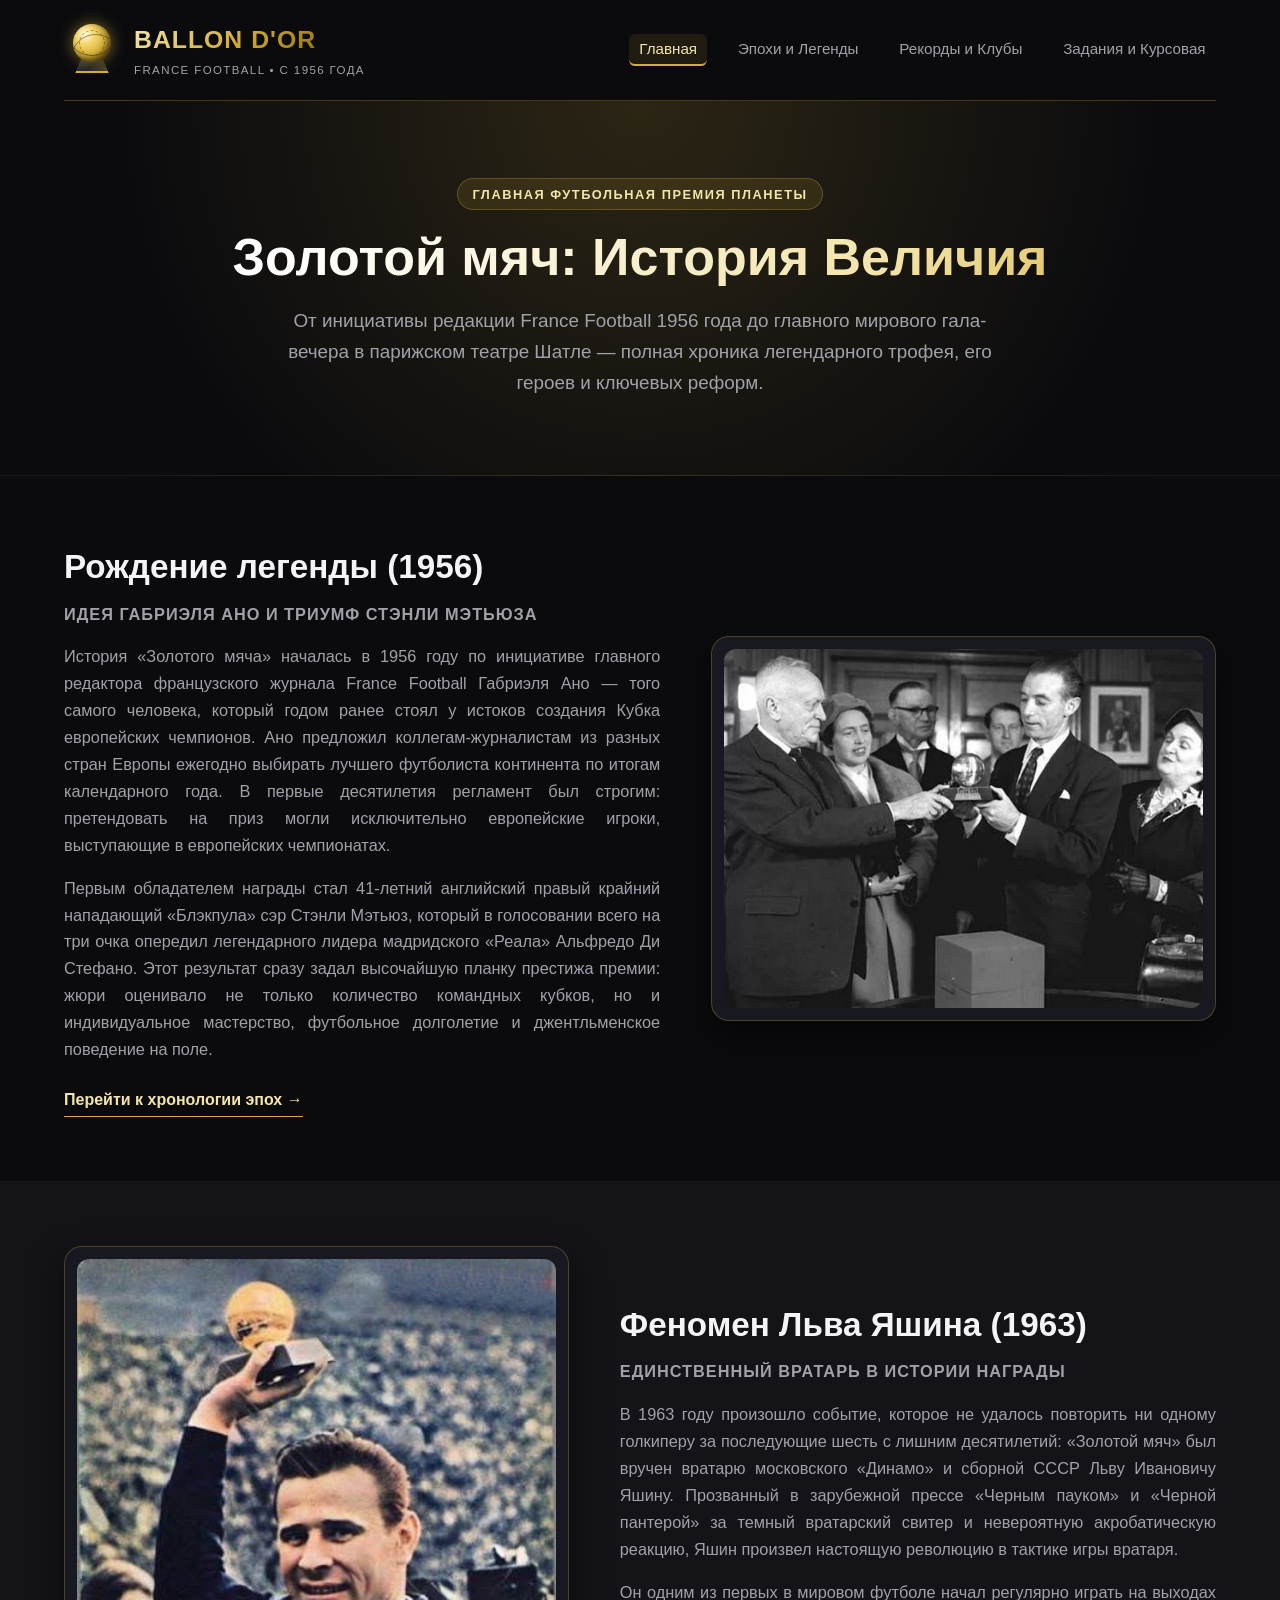
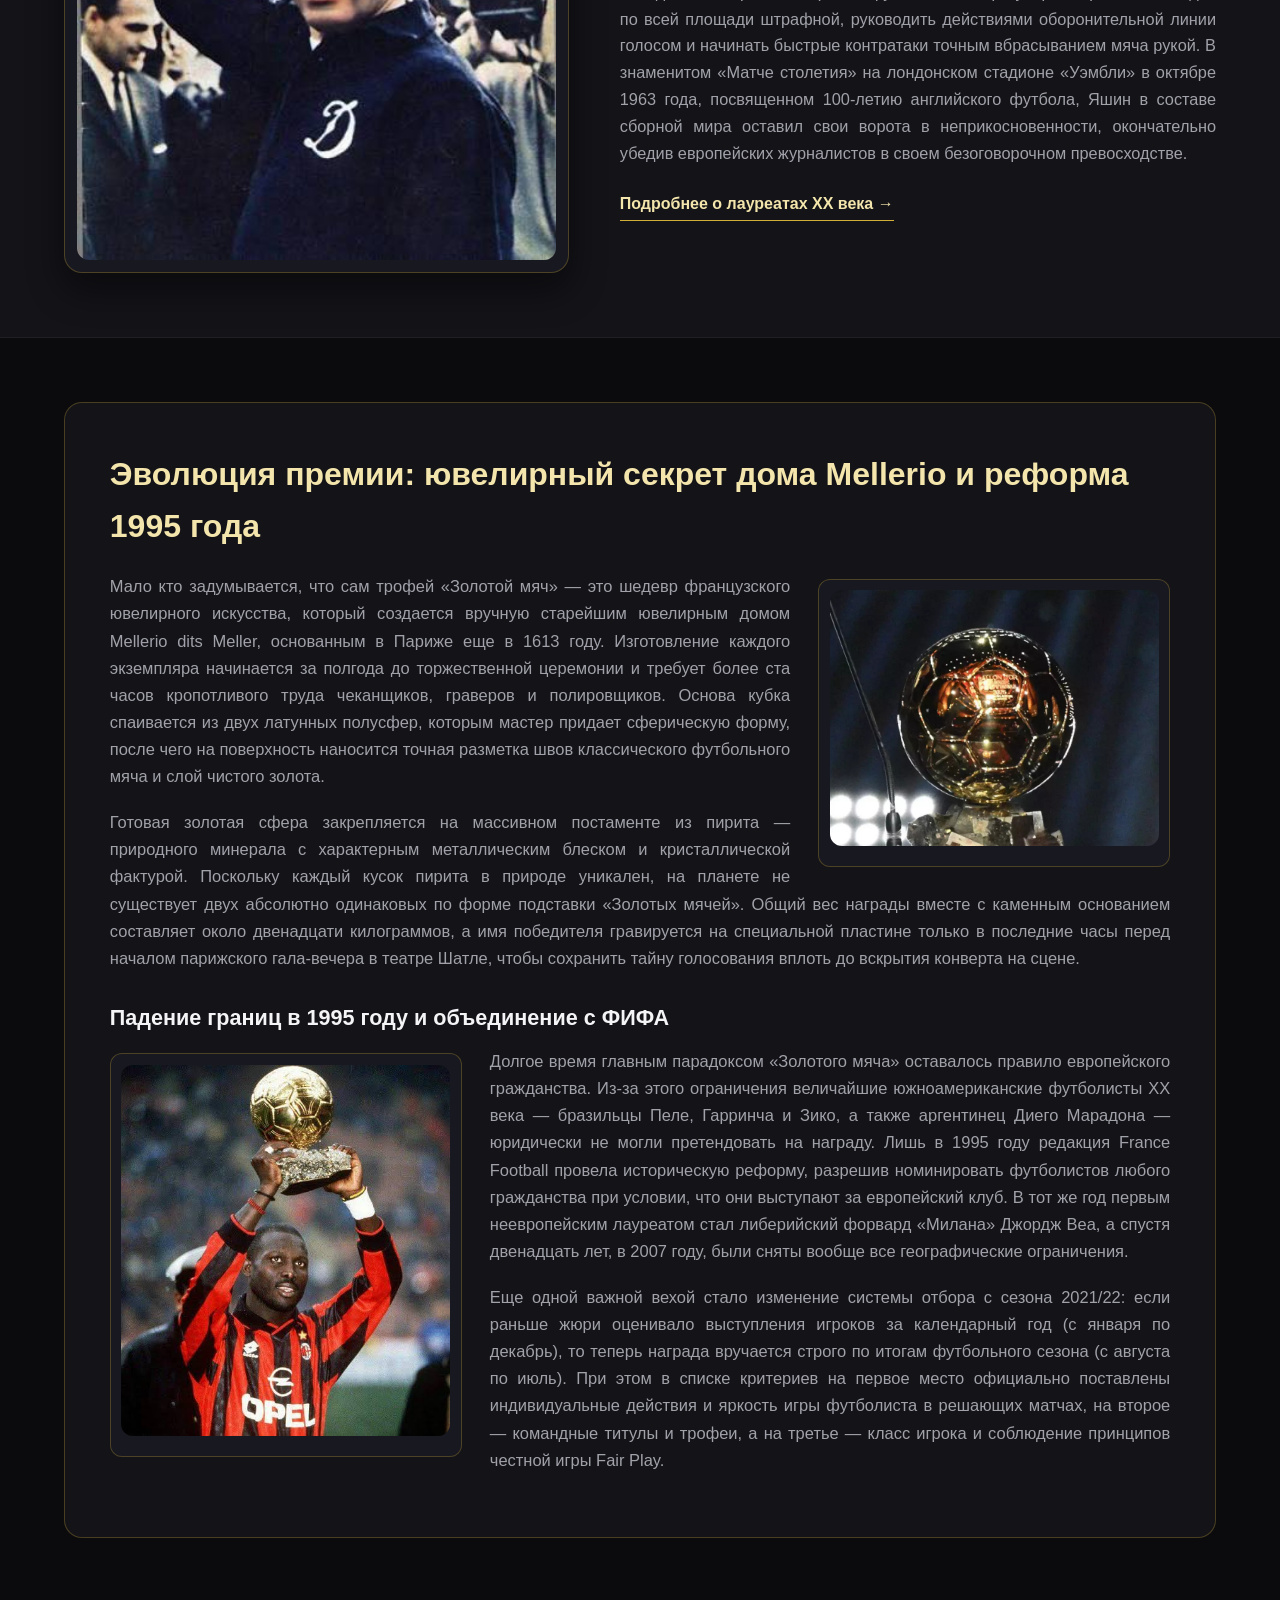
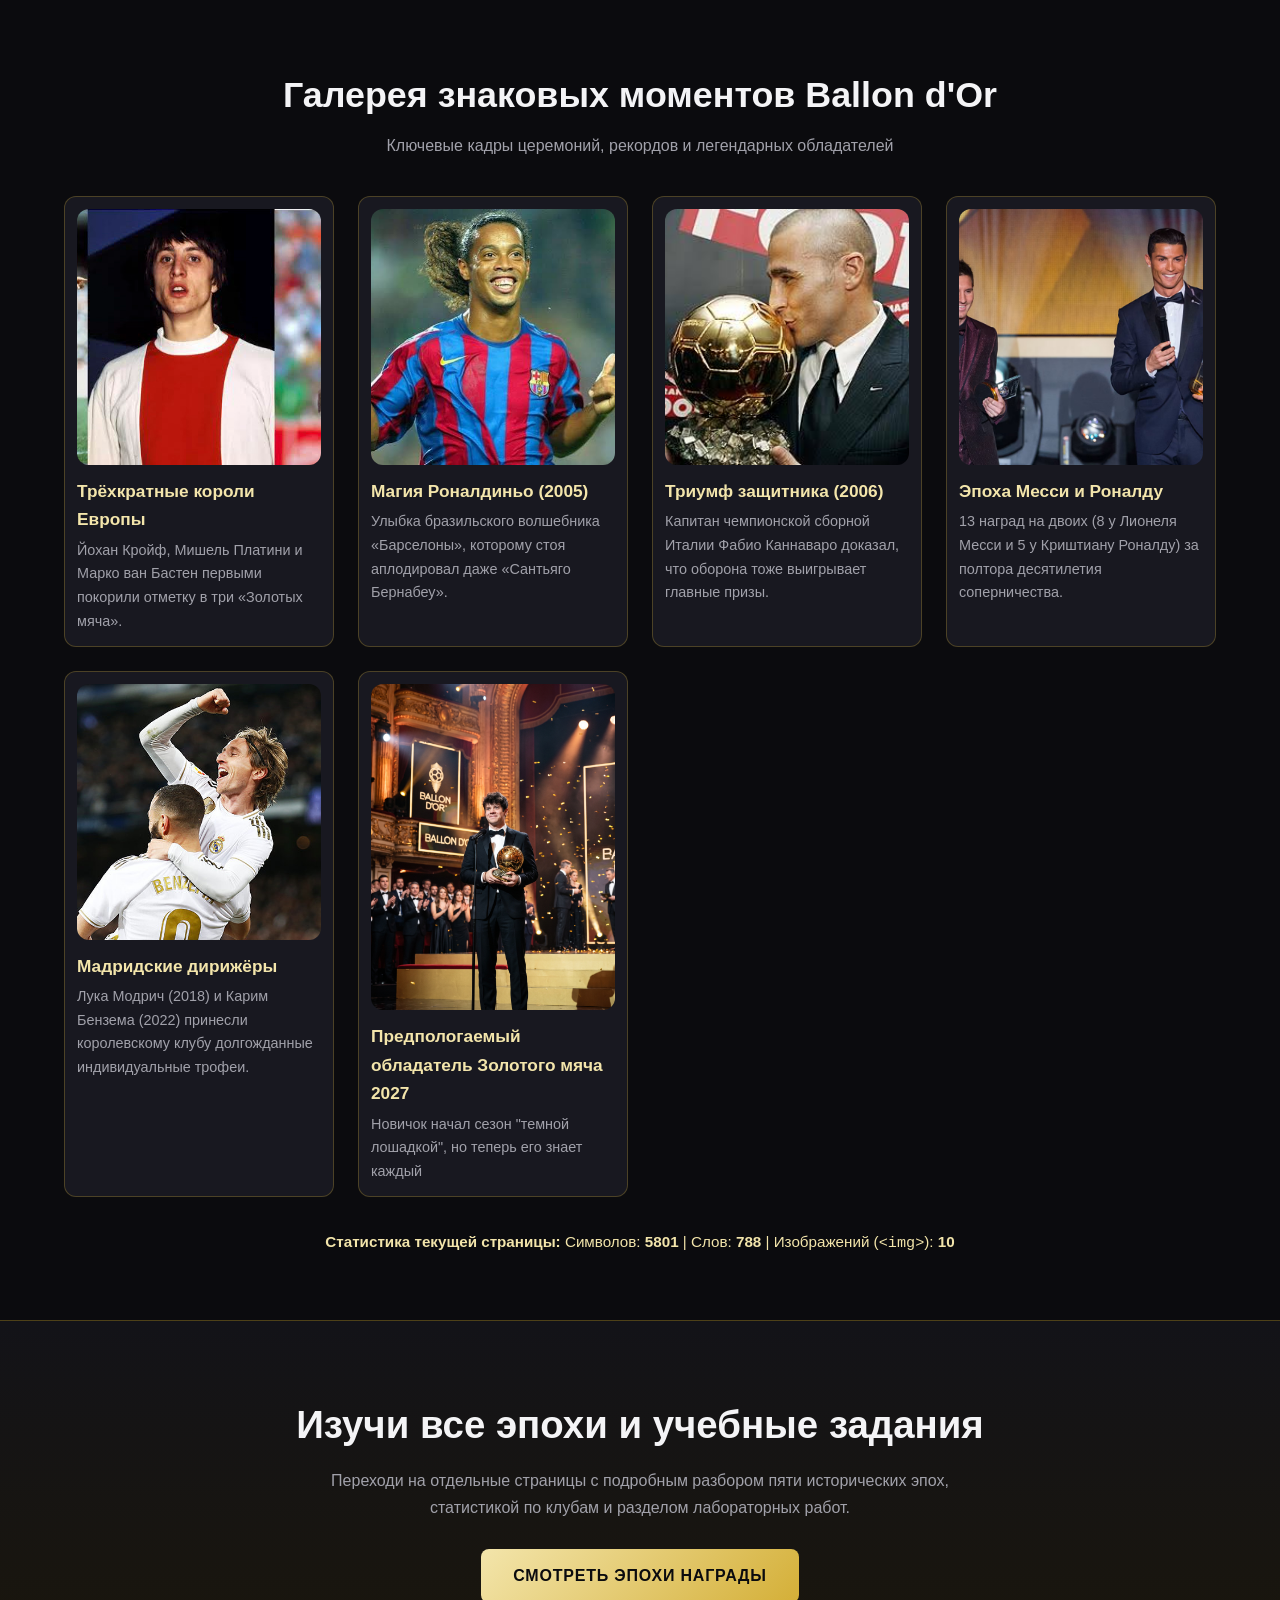
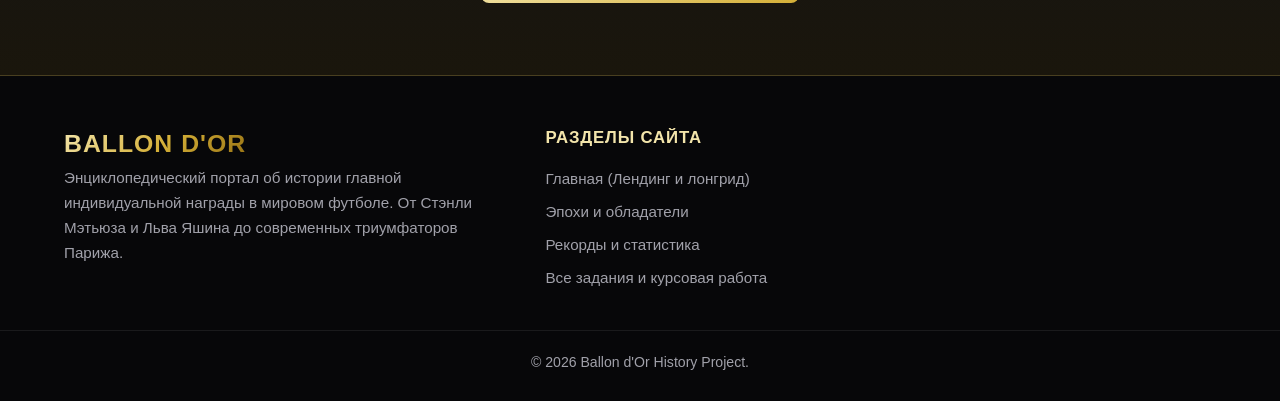
<file: index.html>
<!DOCTYPE html>
<html lang="ru">
<head>
    <meta charset="UTF-8">
    <meta name="viewport" content="width=device-width, initial-scale=1.0">
    <title>Главная — Золотой мяч (Ballon d'Or)</title>
    <link rel="stylesheet" href="css/main.css">
</head>
<body>
   <div class="wrapper">
     <header class="container">
        <a href="index.html" class="brand-link">
            <div class="css-logo" title="Логотип Ballon d'Or на чистом CSS">
                <div class="css-logo__ball">
                    <span class="css-logo__seam"></span>
                </div>
                <div class="css-logo__pedestal"></div>
            </div>
            <div>
                <span class="logo">Ballon d'Or</span>
                <span class="logo-subtitle">France Football • С 1956 года</span>
            </div>
        </a>

        <button class="menu-toggle" aria-label="Открыть меню" aria-expanded="false">☰ Меню</button>

        <nav>
            <ul>
                <li class="active"><a href="index.html">Главная</a></li>
                <li><a href="epochs.html">Эпохи и Легенды</a></li>
                <li><a href="records.html">Рекорды и Клубы</a></li>
                <li><a href="labs.html">Задания и Курсовая</a></li>
            </ul>
        </nav>
    </header>

    <section class="destinations-hero">
        <div class="container">
            <span class="hero-badge">Главная футбольная премия планеты</span>
            <h1>Золотой мяч: История Величия</h1>
            <p>От инициативы редакции France Football 1956 года до главного мирового гала-вечера в парижском театре Шатле — полная хроника легендарного трофея, его героев и ключевых реформ.</p>
        </div>
    </section>

    <section class="destination-item">
        <div class="container destination-flex">
            <div class="destination-text">
                <h2>Рождение легенды (1956)</h2>
                <p class="destination-subtitle">Идея Габриэля Ано и триумф Стэнли Мэтьюза</p>
                <p>История «Золотого мяча» началась в 1956 году по инициативе главного редактора французского журнала France Football Габриэля Ано — того самого человека, который годом ранее стоял у истоков создания Кубка европейских чемпионов. Ано предложил коллегам-журналистам из разных стран Европы ежегодно выбирать лучшего футболиста континента по итогам календарного года. В первые десятилетия регламент был строгим: претендовать на приз могли исключительно европейские игроки, выступающие в европейских чемпионатах.</p>
                <p>Первым обладателем награды стал 41-летний английский правый крайний нападающий «Блэкпула» сэр Стэнли Мэтьюз, который в голосовании всего на три очка опередил легендарного лидера мадридского «Реала» Альфредо Ди Стефано. Этот результат сразу задал высочайшую планку престижа премии: жюри оценивало не только количество командных кубков, но и индивидуальное мастерство, футбольное долголетие и джентльменское поведение на поле.</p>
                <a href="epochs.html" class="read-more">Перейти к хронологии эпох →</a>
            </div>
            <div class="destination-image">
                <img src="img/matthews_1956.jpg" alt="Стэнли Мэтьюз с первым Золотым мячом 1956 года">
            </div>
        </div>
    </section>

    <section class="destination-item reverse">
        <div class="container destination-flex reverse">
            <div class="destination-text">
                <h2>Феномен Льва Яшина (1963)</h2>
                <p class="destination-subtitle">Единственный вратарь в истории награды</p>
                <p>В 1963 году произошло событие, которое не удалось повторить ни одному голкиперу за последующие шесть с лишним десятилетий: «Золотой мяч» был вручен вратарю московского «Динамо» и сборной СССР Льву Ивановичу Яшину. Прозванный в зарубежной прессе «Черным пауком» и «Черной пантерой» за темный вратарский свитер и невероятную акробатическую реакцию, Яшин произвел настоящую революцию в тактике игры вратаря.</p>
                <p>Он одним из первых в мировом футболе начал регулярно играть на выходах по всей площади штрафной, руководить действиями оборонительной линии голосом и начинать быстрые контратаки точным вбрасыванием мяча рукой. В знаменитом «Матче столетия» на лондонском стадионе «Уэмбли» в октябре 1963 года, посвященном 100-летию английского футбола, Яшин в составе сборной мира оставил свои ворота в неприкосновенности, окончательно убедив европейских журналистов в своем безоговорочном превосходстве.</p>
                <a href="epochs.html" class="read-more">Подробнее о лауреатах XX века →</a>
            </div>
            <div class="destination-image">
                
                <img src="img/yashin_1963.jpg" alt="Лев Яшин с Золотым мячом 1963 года">
            </div>
        </div>
    </section>

    <section class="article-section">
        <div class="container">
            <article class="article-box clearfix">
                <h2>Эволюция премии: ювелирный секрет дома Mellerio и реформа 1995 года</h2>

                <figure class="inline-article-figure">
                    <img src="img/trophy_closeup.jpg" alt="Ювелирный трофей Золотой мяч крупным планом">
                    <figcaption class="image-caption"></figcaption>
                </figure>

                <p>Мало кто задумывается, что сам трофей «Золотой мяч» — это шедевр французского ювелирного искусства, который создается вручную старейшим ювелирным домом Mellerio dits Meller, основанным в Париже еще в 1613 году. Изготовление каждого экземпляра начинается за полгода до торжественной церемонии и требует более ста часов кропотливого труда чеканщиков, граверов и полировщиков. Основа кубка спаивается из двух латунных полусфер, которым мастер придает сферическую форму, после чего на поверхность наносится точная разметка швов классического футбольного мяча и слой чистого золота.</p>

                <p>Готовая золотая сфера закрепляется на массивном постаменте из пирита — природного минерала с характерным металлическим блеском и кристаллической фактурой. Поскольку каждый кусок пирита в природе уникален, на планете не существует двух абсолютно одинаковых по форме подставки «Золотых мячей». Общий вес награды вместе с каменным основанием составляет около двенадцати килограммов, а имя победителя гравируется на специальной пластине только в последние часы перед началом парижского гала-вечера в театре Шатле, чтобы сохранить тайну голосования вплоть до вскрытия конверта на сцене.</p>

                <h3>Падение границ в 1995 году и объединение с ФИФА</h3>

                <figure class="inline-article-figure float-left">
                    <img src="img/weah_1995.jpg" alt="Джордж Веа с Золотым мячом 1995 года">
                    <figcaption class="image-caption"></figcaption>
                </figure>

                <p>Долгое время главным парадоксом «Золотого мяча» оставалось правило европейского гражданства. Из-за этого ограничения величайшие южноамериканские футболисты XX века — бразильцы Пеле, Гарринча и Зико, а также аргентинец Диего Марадона — юридически не могли претендовать на награду. Лишь в 1995 году редакция France Football провела историческую реформу, разрешив номинировать футболистов любого гражданства при условии, что они выступают за европейский клуб. В тот же год первым неевропейским лауреатом стал либерийский форвард «Милана» Джордж Веа, а спустя двенадцать лет, в 2007 году, были сняты вообще все географические ограничения.</p>

                <p>Еще одной важной вехой стало изменение системы отбора с сезона 2021/22: если раньше жюри оценивало выступления игроков за календарный год (с января по декабрь), то теперь награда вручается строго по итогам футбольного сезона (с августа по июль). При этом в списке критериев на первое место официально поставлены индивидуальные действия и яркость игры футболиста в решающих матчах, на второе — командные титулы и трофеи, а на третье — класс игрока и соблюдение принципов честной игры Fair Play.</p>
            </article>
        </div>
    </section>

    <section class="gallery-section">
        <div class="container">
            <div class="section-header">
                <h2>Галерея знаковых моментов Ballon d'Or</h2>
                <p>Ключевые кадры церемоний, рекордов и легендарных обладателей</p>
            </div>

            <div class="gallery-grid">
                <article class="gallery-card">
                    <img src="img/cruyff_platini.jpg" alt="Йохан Кройф и Мишель Платини">
                    <h3>Трёхкратные короли Европы</h3>
                    <p>Йохан Кройф, Мишель Платини и Марко ван Бастен первыми покорили отметку в три «Золотых мяча».</p>
                   
                </article>

                <article class="gallery-card">
                    <img src="img/ronaldinho_2005.jpg" alt="Роналдиньо с Золотым мячом 2005">
                    <h3>Магия Роналдиньо (2005)</h3>
                    <p>Улыбка бразильского волшебника «Барселоны», которому стоя аплодировал даже «Сантьяго Бернабеу».</p>
                    
                </article>

                <article class="gallery-card">
                    <img src="img/cannavaro_2006.jpg" alt="Фабио Каннаваро в 2006 году">
                    <h3>Триумф защитника (2006)</h3>
                    <p>Капитан чемпионской сборной Италии Фабио Каннаваро доказал, что оборона тоже выигрывает главные призы.</p>
                </article>

                <article class="gallery-card">
                    <img src="img/messi_ronaldo.jpg" alt="Лионель Месси и Криштиану Роналду">
                    <h3>Эпоха Месси и Роналду</h3>
                    <p>13 наград на двоих (8 у Лионеля Месси и 5 у Криштиану Роналду) за полтора десятилетия соперничества.</p>
                    
                </article>

                <article class="gallery-card">
                    <img src="img/modric_benzema.jpg" alt="Лука Модрич и Карим Бензема">
                    <h3>Мадридские дирижёры</h3>
                    <p>Лука Модрич (2018) и Карим Бензема (2022) принесли королевскому клубу долгожданные индивидуальные трофеи.</p>
                    
                </article>

                <article class="gallery-card">
                    <img src="img/future_owner.jpeg" alt="Церемония в театре Шатле в Париже">
                    <h3>Предпологаемый обладатель Золотого мяча 2027</h3>
                    <p>Новичок начал сезон "темной лошадкой", но теперь его знает каждый</p>
                    
                </article>
            </div>

            <p id="tz-counter" style="margin-top: 2rem; text-align: center; color: var(--gold-light); font-size: 0.95rem;"></p>
        </div>
    </section>

    <!-- Секция перехода на другие страницы -->
    <section class="destinations-cta">
        <div class="container">
            <h2>Изучи все эпохи и учебные задания</h2>
            <p>Переходи на отдельные страницы с подробным разбором пяти исторических эпох, статистикой по клубам и разделом лабораторных работ.</p>
            <a href="epochs.html" class="cta-button">СМОТРЕТЬ ЭПОХИ НАГРАДЫ</a>
        </div>
    </section>
   </div>

   <footer>
    <div class="blocks container">
        <div>
            <span class="logo">Ballon d'Or</span>
            <p>Энциклопедический портал об истории главной индивидуальной награды в мировом футболе. От Стэнли Мэтьюза и Льва Яшина до современных триумфаторов Парижа.</p>
        </div>
        
        <div>
            <h4>Разделы сайта</h4>
            <ul>
                <li><a href="index.html">Главная (Лендинг и лонгрид)</a></li>
                <li><a href="epochs.html">Эпохи и обладатели</a></li>
                <li><a href="records.html">Рекорды и статистика</a></li>
                <li><a href="labs.html">Все задания и курсовая работа</a></li>
            </ul>
        </div>

    </div>

    <hr>
    <p>© 2026 Ballon d'Or History Project.</p>
   </footer>
   <script src="js/main.js"></script>
</body>
</html>
</file>
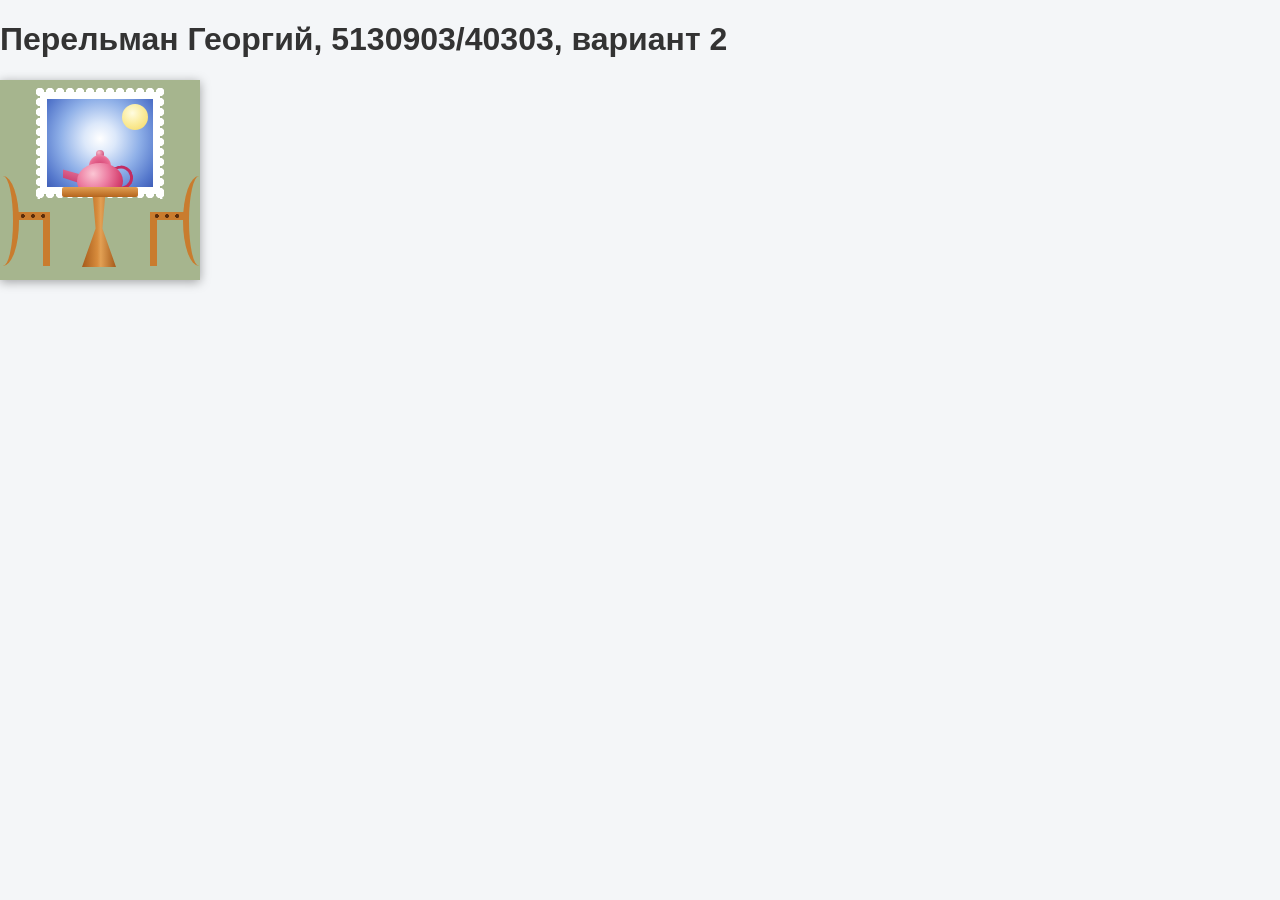
<file: labs/lab1/index.html>
<!DOCTYPE html>
<html lang="ru">
<head>
  <meta charset="UTF-8">
  <meta name="viewport" content="width=device-width, initial-scale=1.0">
  <title>Перельман 2</title>
  <link rel="stylesheet" href="pic.css">
</head>
<body>
  <!-- часть Content-->
  <main class="content">
    <h1 class="content__title">Перельман Георгий, 5130903/40303, вариант 2</h1>
    <!-- сам рисунок: чайник на столе у картины -->
    <div class="drawing drawing--variant-2" role="img" aria-label="Чайник на столе">
      <!-- стена -->
      <div class="drawing__wall wall">
        <!-- картина в рамке -->
        <div class="wall__picture picture">
          <div class="picture__lace"></div>
          <div class="picture__frame"></div>
          <div class="picture__canvas">
            <div class="canvas__sun"></div>
            <div class="canvas__teapot teapot">
              <div class="teapot__spout"></div>
              <div class="teapot__handle"></div>
              <div class="teapot__knob"></div>
              <div class="teapot__lid"></div>
              <div class="teapot__body"></div>
            </div>
          </div>
        </div>

        <!-- стол -->
        <div class="wall__table table">
          <div class="table__top"></div>
          <div class="table__leg"></div>
        </div>

        <!-- стул слева -->
        <div class="wall__chair chair chair--left">
          <div class="chair__back"></div>
          <div class="chair__seat"></div>
          <div class="chair__leg"></div>
        </div>

        <!-- стул справа -->
        <div class="wall__chair chair chair--right">
          <div class="chair__back"></div>
          <div class="chair__seat"></div>
          <div class="chair__leg"></div>
        </div>
      </div><!-- /.wall -->
    </div><!-- /.drawing -->
  </main>
</body>
</html>
</file>
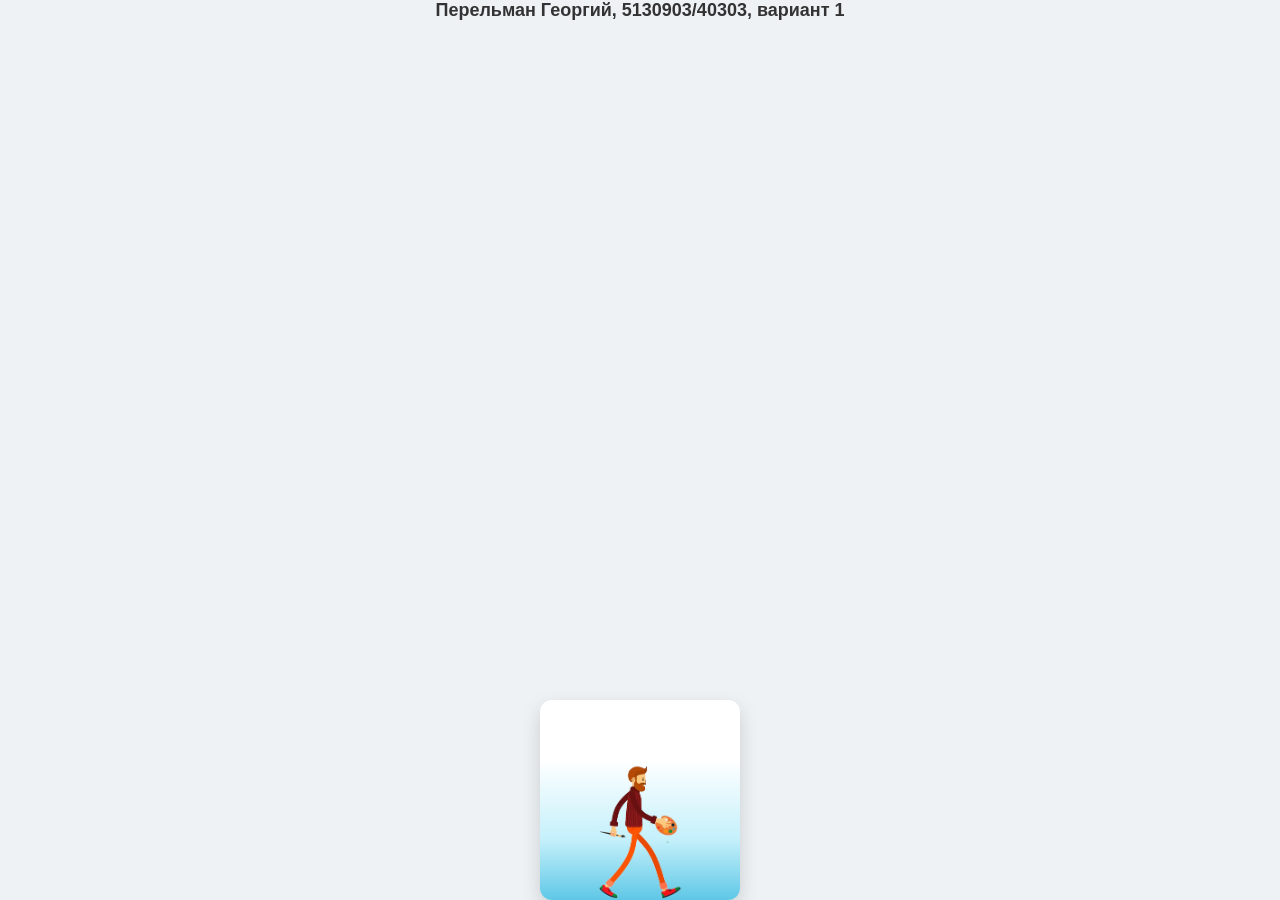
<file: labs/lab2/index.html>
<!DOCTYPE html>
<html lang="ru">
<head>
  <meta charset="UTF-8">
  <meta name="viewport" content="width=device-width, initial-scale=1.0">
  <title>Flexbox Ролик — Вариант 1 5130903/40303 Перельман Георгий</title>
  <link rel="stylesheet" href="style.css">
</head>
<body>
    <h1 class="content__title">Перельман Георгий, 5130903/40303, вариант 1</h1>
  <div class="banner">
    <div class="top-bar">
      <span class="title">Иду за мечтой</span>
      <div class="star" title="Наведи на звезду!"></div>
    </div>
    <div class="active-title">Мечта рядом!</div>
    <div class="brush-track">
      <svg class="curve-line" viewBox="0 0 200 40">
        <path d="M 0,20 Q 25,0 50,20 T 100,20 T 150,20 T 200,20" />
      </svg>
      <div class="brush"></div>
    </div>
    <div class="character-wrap">
      <div class="man"></div>
    </div>
    <div class = "copy">

    </div>

  </div>

</body>
</html>
</file>
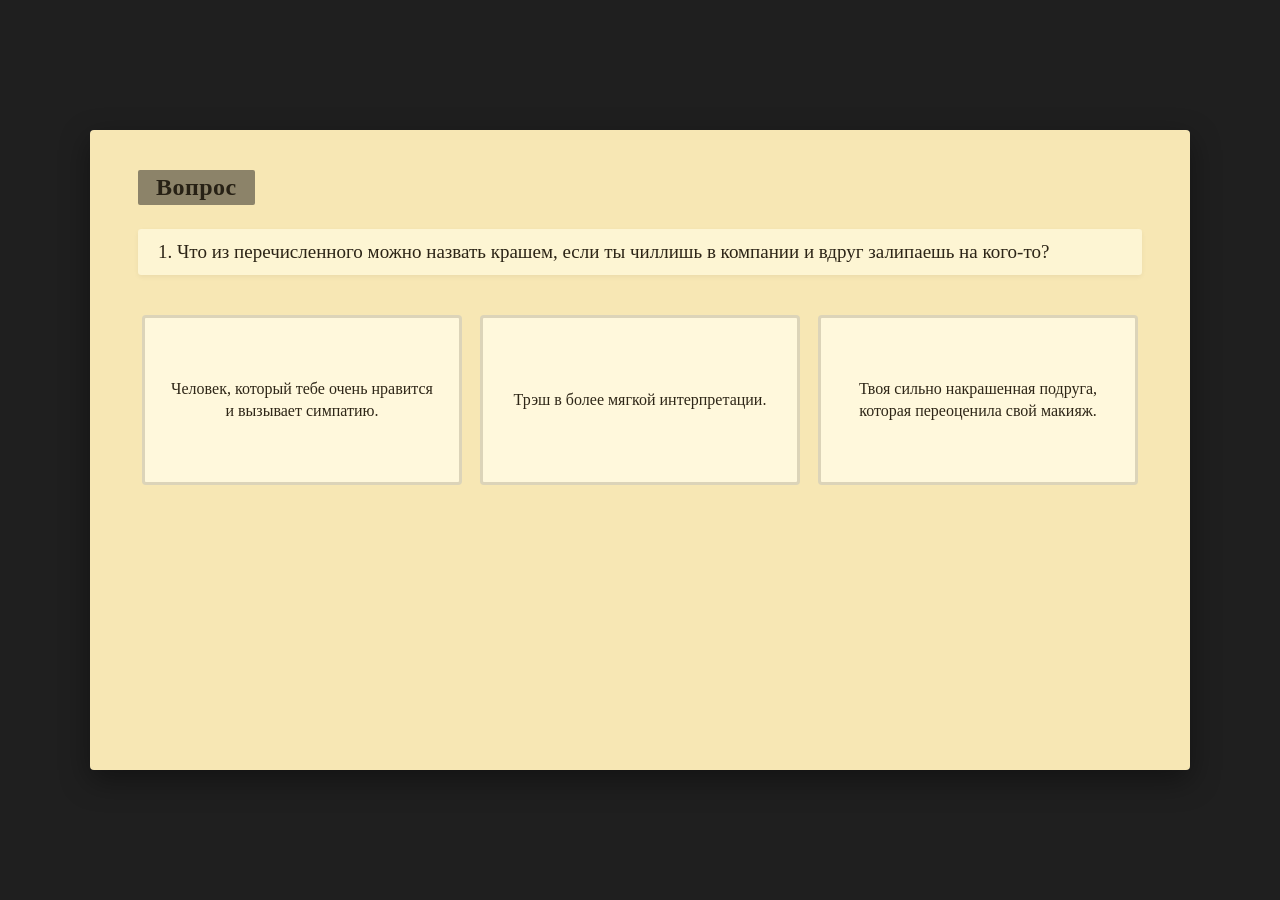
<file: labs/lab3/index.html>
<!DOCTYPE html>
<html lang="ru">
<head>
  <meta charset="UTF-8">
  <meta name="viewport" content="width=device-width, initial-scale=1.0">
  <title>DOM-Тест: Вариант 1 (Слэнг)</title>
  <link rel="stylesheet" href="style.css">
</head>
<body>
  <div class="test-wrapper">
    <header class="test-header">
      <div class="title-badge">Вопрос</div>
      <div id="status-title" class="status-title hidden">Вопросы закончились</div>
    </header>

    <main id="questions-list" class="questions-list"></main>

    <section id="answers-area" class="answers-area"></section>

    <footer id="result-box" class="result-box hidden"></footer>
  </div>

  <script src="script.js"></script>
</body>
</html>
</file>
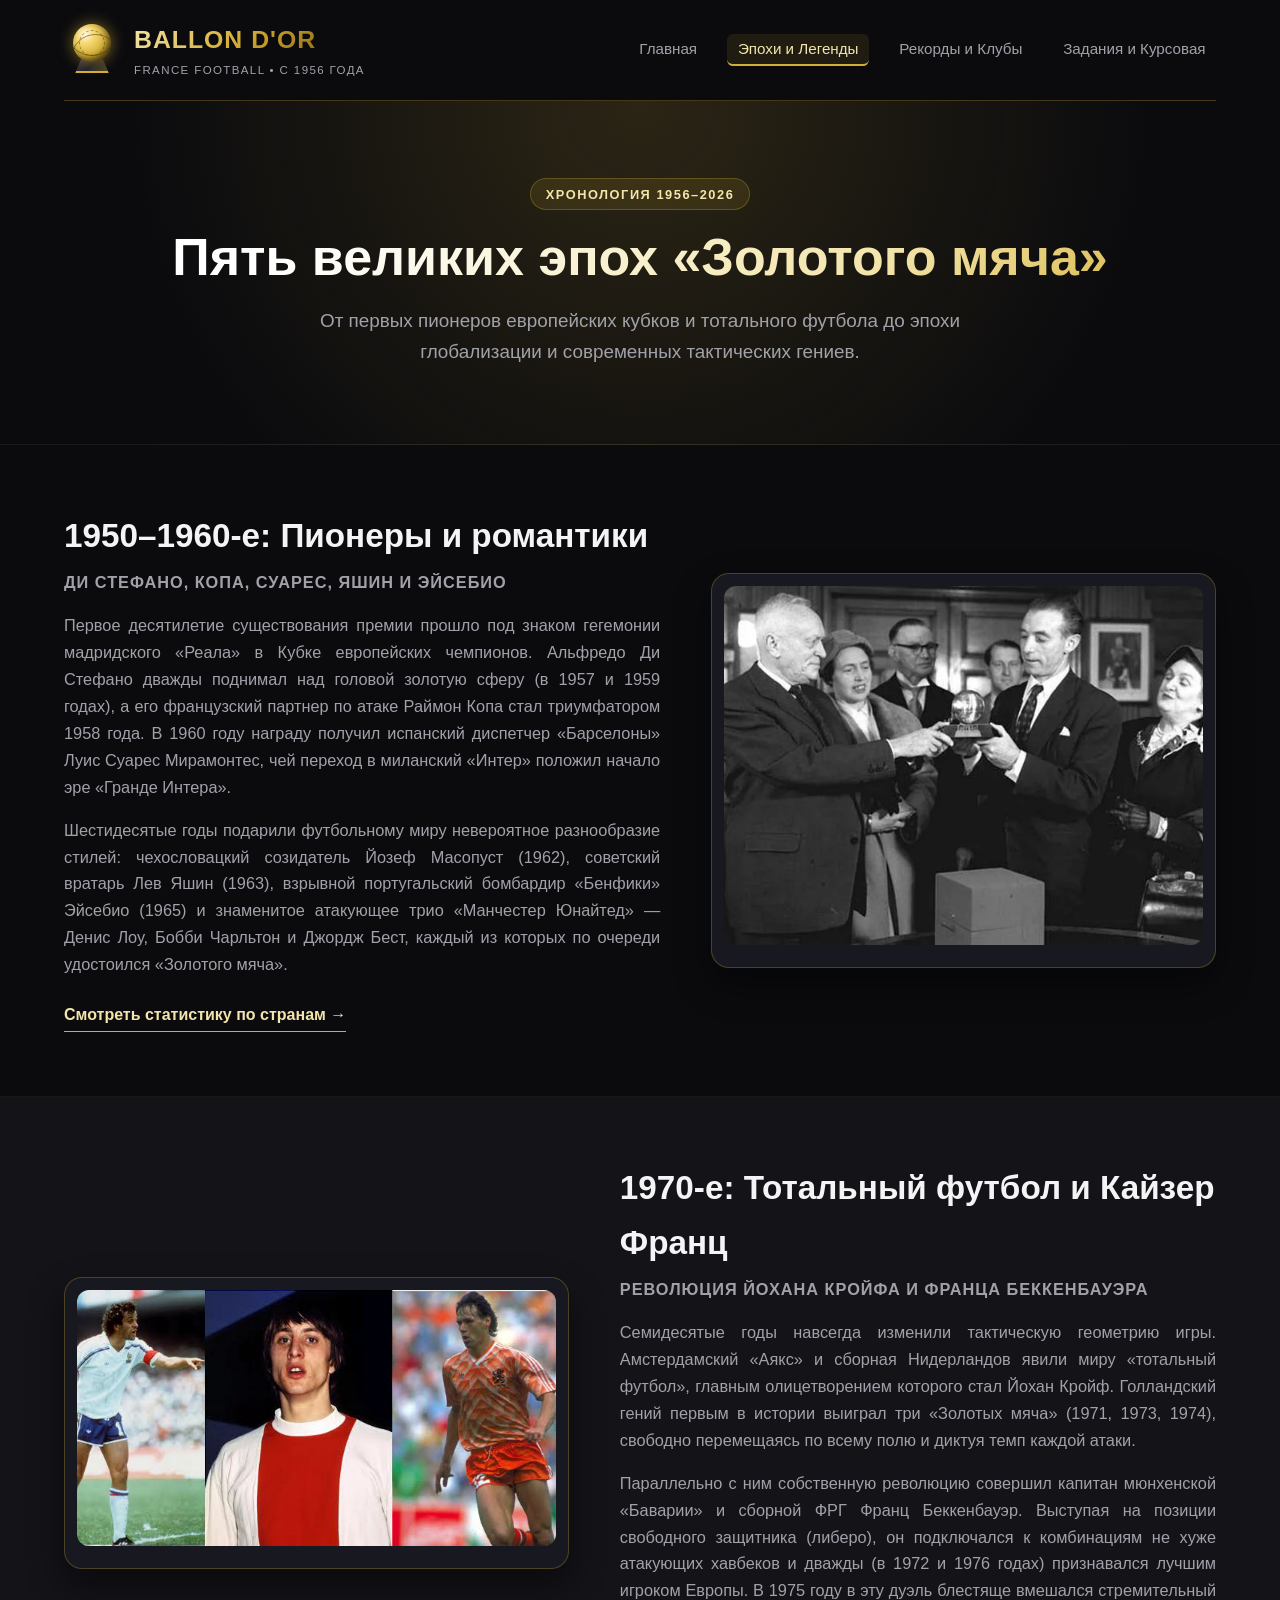
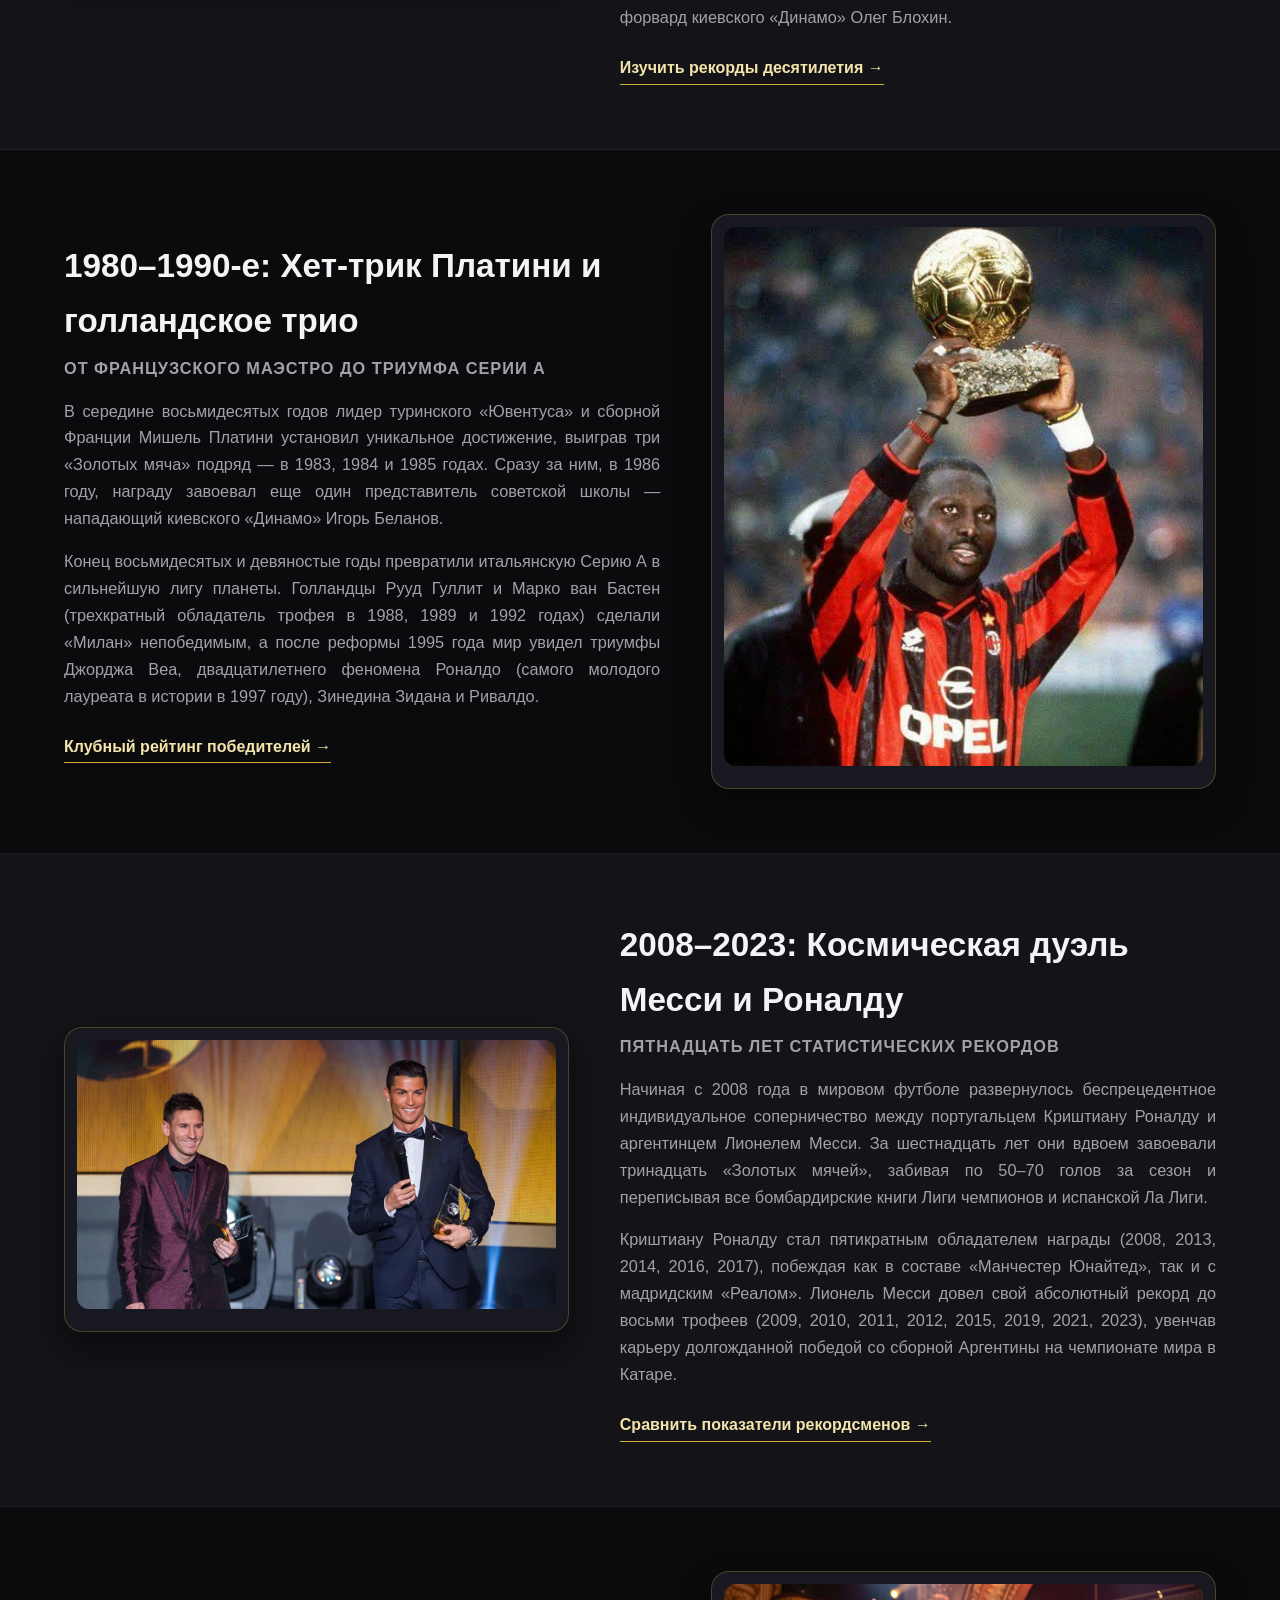
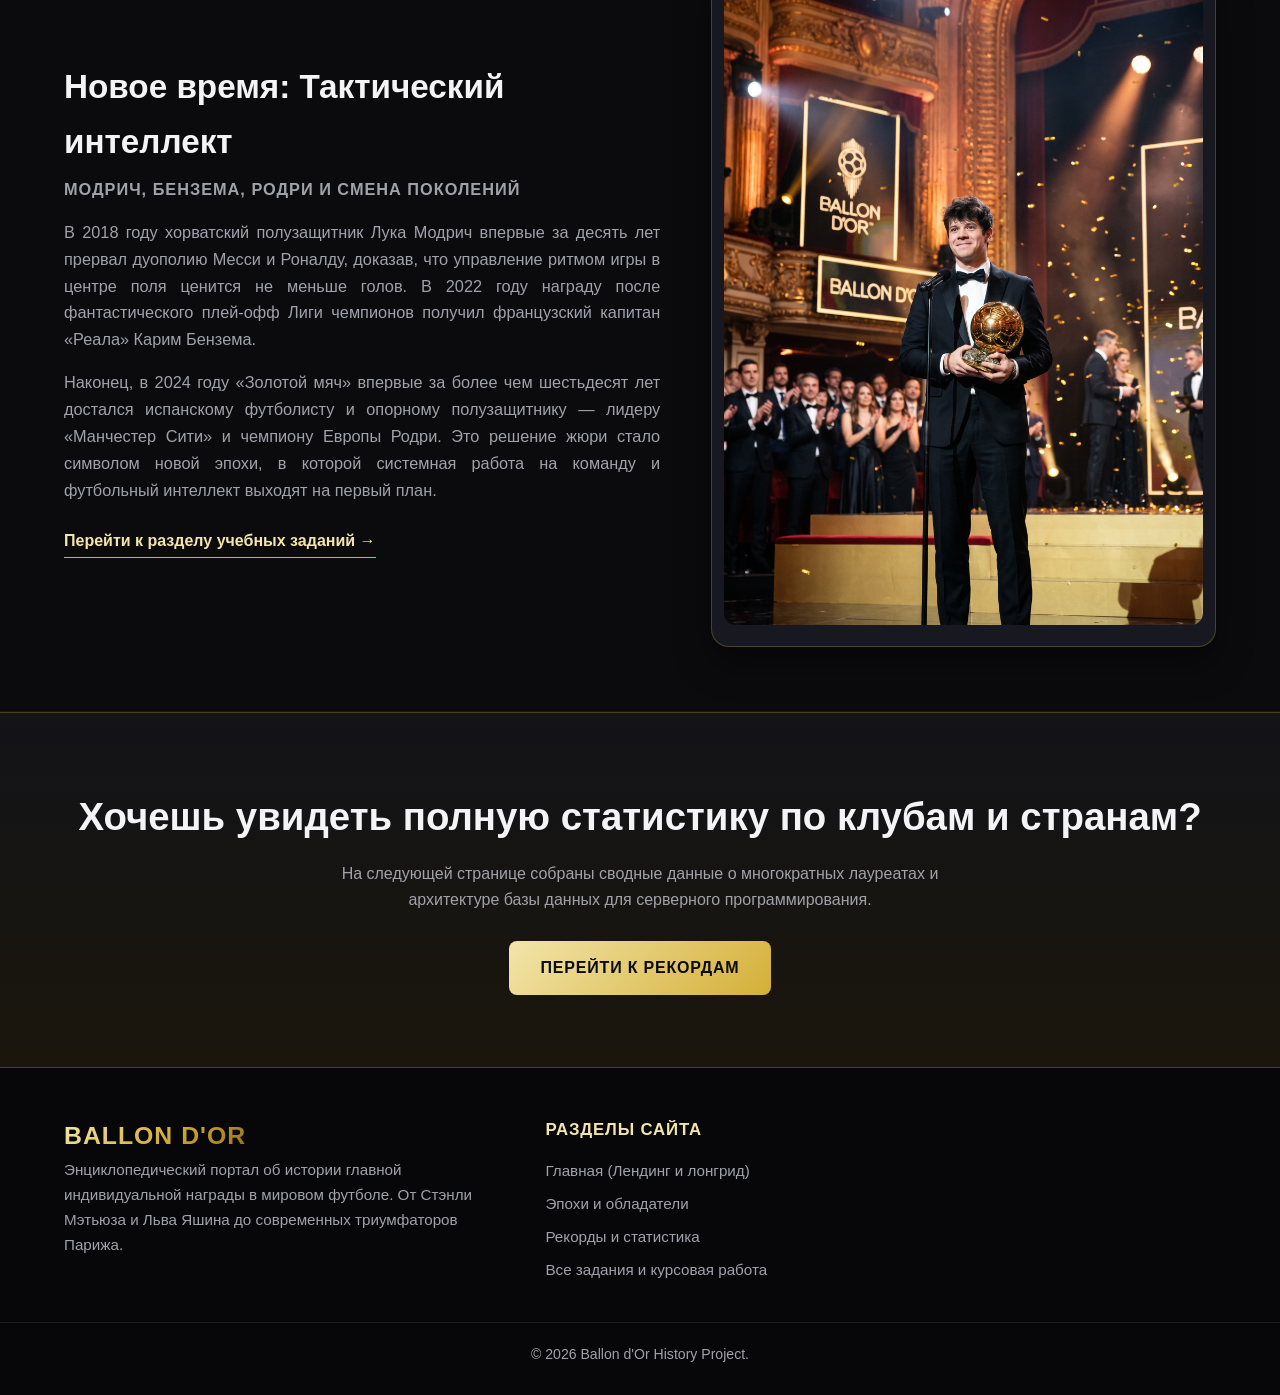
<file: epochs.html>
<!DOCTYPE html>
<html lang="ru">
<head>
    <meta charset="UTF-8">
    <meta name="viewport" content="width=device-width, initial-scale=1.0">
    <title>Эпохи и Легенды — Золотой мяч (Ballon d'Or)</title>
    <link rel="stylesheet" href="css/main.css">
</head>
<body>
   <div class="wrapper">
     <header class="container">
        <a href="index.html" class="brand-link">
            <div class="css-logo" title="Логотип Ballon d'Or на чистом CSS">
                <div class="css-logo__ball">
                    <span class="css-logo__seam"></span>
                </div>
                <div class="css-logo__pedestal"></div>
            </div>
            <div>
                <span class="logo">Ballon d'Or</span>
                <span class="logo-subtitle">France Football • С 1956 года</span>
            </div>
        </a>

        <button class="menu-toggle" aria-label="Открыть меню" aria-expanded="false">☰ Меню</button>

        <nav>
            <ul>
                <li><a href="index.html">Главная</a></li>
                <li class="active"><a href="epochs.html">Эпохи и Легенды</a></li>
                <li><a href="records.html">Рекорды и Клубы</a></li>
                <li><a href="labs.html">Задания и Курсовая</a></li>
            </ul>
        </nav>
    </header>


    <section class="destinations-hero">
        <div class="container">
            <span class="hero-badge">Хронология 1956–2026</span>
            <h1>Пять великих эпох «Золотого мяча»</h1>
            <p>От первых пионеров европейских кубков и тотального футбола до эпохи глобализации и современных тактических гениев.</p>
        </div>
    </section>

    <section class="destination-item">
        <div class="container destination-flex">
            <div class="destination-text">
                <h2>1950–1960-е: Пионеры и романтики</h2>
                <p class="destination-subtitle">Ди Стефано, Копа, Суарес, Яшин и Эйсебио</p>
                <p>Первое десятилетие существования премии прошло под знаком гегемонии мадридского «Реала» в Кубке европейских чемпионов. Альфредо Ди Стефано дважды поднимал над головой золотую сферу (в 1957 и 1959 годах), а его французский партнер по атаке Раймон Копа стал триумфатором 1958 года. В 1960 году награду получил испанский диспетчер «Барселоны» Луис Суарес Мирамонтес, чей переход в миланский «Интер» положил начало эре «Гранде Интера».</p>
                <p>Шестидесятые годы подарили футбольному миру невероятное разнообразие стилей: чехословацкий созидатель Йозеф Масопуст (1962), советский вратарь Лев Яшин (1963), взрывной португальский бомбардир «Бенфики» Эйсебио (1965) и знаменитое атакующее трио «Манчестер Юнайтед» — Денис Лоу, Бобби Чарльтон и Джордж Бест, каждый из которых по очереди удостоился «Золотого мяча».</p>
                <a href="records.html" class="read-more">Смотреть статистику по странам →</a>
            </div>
            <div class="destination-image">
                <img src="img/matthews_1956.jpg" alt="Пионеры Золотого мяча 1950-1960-х годов">
                <p class="image-caption"></p>
            </div>
        </div>
    </section>

    <section class="destination-item reverse">
        <div class="container destination-flex reverse">
            <div class="destination-text">
                <h2>1970-е: Тотальный футбол и Кайзер Франц</h2>
                <p class="destination-subtitle">Революция Йохана Кройфа и Франца Беккенбауэра</p>
                <p>Семидесятые годы навсегда изменили тактическую геометрию игры. Амстердамский «Аякс» и сборная Нидерландов явили миру «тотальный футбол», главным олицетворением которого стал Йохан Кройф. Голландский гений первым в истории выиграл три «Золотых мяча» (1971, 1973, 1974), свободно перемещаясь по всему полю и диктуя темп каждой атаки.</p>
                <p>Параллельно с ним собственную революцию совершил капитан мюнхенской «Баварии» и сборной ФРГ Франц Беккенбауэр. Выступая на позиции свободного защитника (либеро), он подключался к комбинациям не хуже атакующих хавбеков и дважды (в 1972 и 1976 годах) признавался лучшим игроком Европы. В 1975 году в эту дуэль блестяще вмешался стремительный форвард киевского «Динамо» Олег Блохин.</p>
                <a href="records.html" class="read-more">Изучить рекорды десятилетия →</a>
            </div>
            <div class="destination-image">
                <img src="img/cruyff_platini.jpg" alt="Йохан Кройф и тотальный футбол">
                <p class="image-caption"></p>
            </div>
        </div>
    </section>
    <section class="destination-item">
        <div class="container destination-flex">
            <div class="destination-text">
                <h2>1980–1990-е: Хет-трик Платини и голландское трио</h2>
                <p class="destination-subtitle">От французского маэстро до триумфа Серии А</p>
                <p>В середине восьмидесятых годов лидер туринского «Ювентуса» и сборной Франции Мишель Платини установил уникальное достижение, выиграв три «Золотых мяча» подряд — в 1983, 1984 и 1985 годах. Сразу за ним, в 1986 году, награду завоевал еще один представитель советской школы — нападающий киевского «Динамо» Игорь Беланов.</p>
                <p>Конец восьмидесятых и девяностые годы превратили итальянскую Серию А в сильнейшую лигу планеты. Голландцы Рууд Гуллит и Марко ван Бастен (трехкратный обладатель трофея в 1988, 1989 и 1992 годах) сделали «Милан» непобедимым, а после реформы 1995 года мир увидел триумфы Джорджа Веа, двадцатилетнего феномена Роналдо (самого молодого лауреата в истории в 1997 году), Зинедина Зидана и Ривалдо.</p>
                <a href="records.html" class="read-more">Клубный рейтинг победителей →</a>
            </div>
            <div class="destination-image">
                <img src="img/weah_1995.jpg" alt="Звезды Серии А 1990-х годов">
                <p class="image-caption"></p>
            </div>
        </div>
    </section>

    <section class="destination-item reverse">
        <div class="container destination-flex reverse">
            <div class="destination-text">
                <h2>2008–2023: Космическая дуэль Месси и Роналду</h2>
                <p class="destination-subtitle">Пятнадцать лет статистических рекордов</p>
                <p>Начиная с 2008 года в мировом футболе развернулось беспрецедентное индивидуальное соперничество между португальцем Криштиану Роналду и аргентинцем Лионелем Месси. За шестнадцать лет они вдвоем завоевали тринадцать «Золотых мячей», забивая по 50–70 голов за сезон и переписывая все бомбардирские книги Лиги чемпионов и испанской Ла Лиги.</p>
                <p>Криштиану Роналду стал пятикратным обладателем награды (2008, 2013, 2014, 2016, 2017), побеждая как в составе «Манчестер Юнайтед», так и с мадридским «Реалом». Лионель Месси довел свой абсолютный рекорд до восьми трофеев (2009, 2010, 2011, 2012, 2015, 2019, 2021, 2023), увенчав карьеру долгожданной победой со сборной Аргентины на чемпионате мира в Катаре.</p>
                <a href="records.html" class="read-more">Сравнить показатели рекордсменов →</a>
            </div>
            <div class="destination-image">
                <img src="img/messi_ronaldo.jpg" alt="Лионель Месси и Криштиану Роналду">
                <p class="image-caption"></p>
            </div>
        </div>
    </section>

    <section class="destination-item">
        <div class="container destination-flex">
            <div class="destination-text">
                <h2>Новое время: Тактический интеллект</h2>
                <p class="destination-subtitle">Модрич, Бензема, Родри и смена поколений</p>
                <p>В 2018 году хорватский полузащитник Лука Модрич впервые за десять лет прервал дуополию Месси и Роналду, доказав, что управление ритмом игры в центре поля ценится не меньше голов. В 2022 году награду после фантастического плей-офф Лиги чемпионов получил французский капитан «Реала» Карим Бензема.</p>
                <p>Наконец, в 2024 году «Золотой мяч» впервые за более чем шестьдесят лет достался испанскому футболисту и опорному полузащитнику — лидеру «Манчестер Сити» и чемпиону Европы Родри. Это решение жюри стало символом новой эпохи, в которой системная работа на команду и футбольный интеллект выходят на первый план.</p>
                <a href="labs.html" class="read-more">Перейти к разделу учебных заданий →</a>
            </div>
            <div class="destination-image">
                <img src="img/future_owner.jpeg" alt="Современные обладатели Золотого мяча">
                <p class="image-caption"></p>
            </div>
        </div>
    </section>
    <section class="destinations-cta">
        <div class="container">
            <h2>Хочешь увидеть полную статистику по клубам и странам?</h2>
            <p>На следующей странице собраны сводные данные о многократных лауреатах и архитектуре базы данных для серверного программирования.</p>
            <a href="records.html" class="cta-button">ПЕРЕЙТИ К РЕКОРДАМ</a>
        </div>
    </section>

   </div>

   <footer>
    <div class="blocks container">
        <div>
            <span class="logo">Ballon d'Or</span>
            <p>Энциклопедический портал об истории главной индивидуальной награды в мировом футболе. От Стэнли Мэтьюза и Льва Яшина до современных триумфаторов Парижа.</p>
        </div>
        
        <div>
            <h4>Разделы сайта</h4>
            <ul>
                <li><a href="index.html">Главная (Лендинг и лонгрид)</a></li>
                <li><a href="epochs.html">Эпохи и обладатели</a></li>
                <li><a href="records.html">Рекорды и статистика</a></li>
                <li><a href="labs.html">Все задания и курсовая работа</a></li>
            </ul>
        </div>

    </div>

    <hr>
    <p>© 2026 Ballon d'Or History Project.</p>
   </footer>
   <script src="js/main.js"></script>
</body>
</html>
</file>
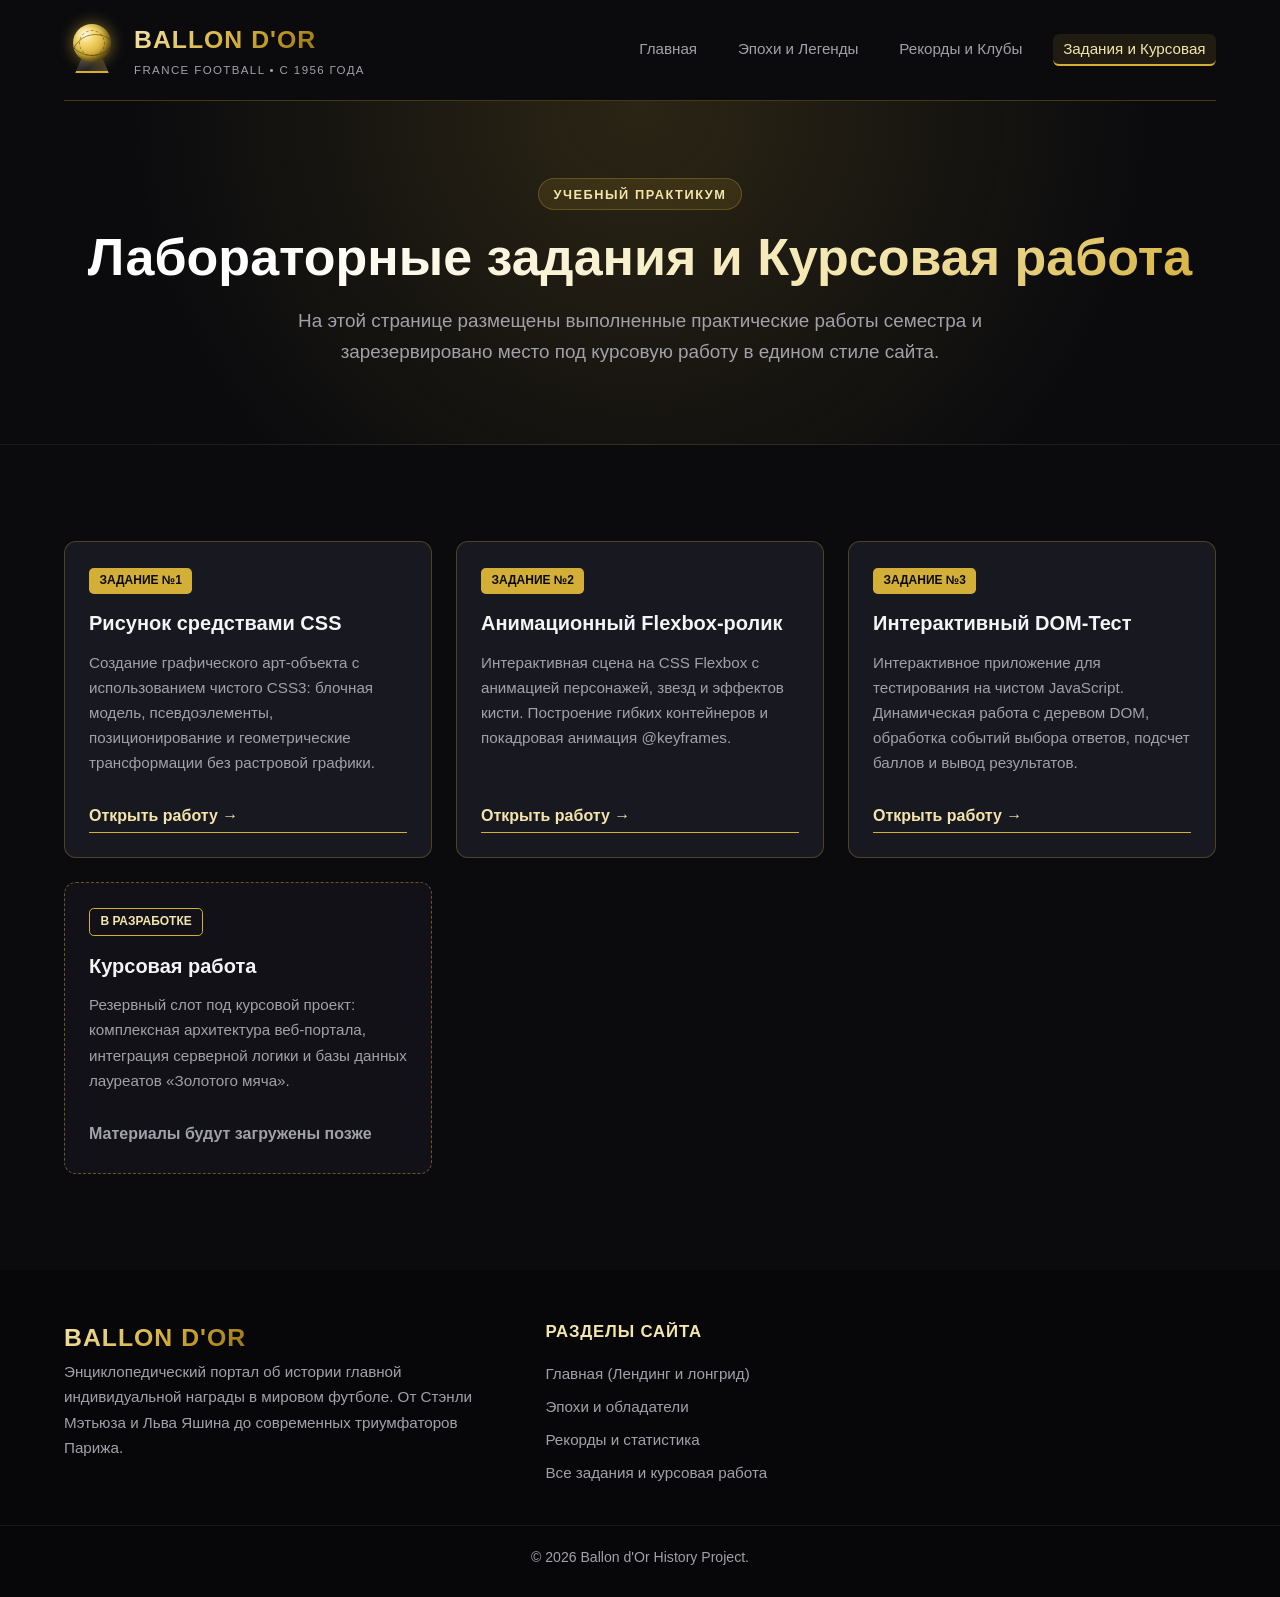
<file: labs.html>
<!DOCTYPE html>
<html lang="ru">
<head>
    <meta charset="UTF-8">
    <meta name="viewport" content="width=device-width, initial-scale=1.0">
    <title>Задания и Курсовая — Золотой мяч (Ballon d'Or)</title>
    <link rel="stylesheet" href="css/main.css">
</head>
<body>
   <div class="wrapper">
     <header class="container">
        <a href="index.html" class="brand-link">
            <div class="css-logo" title="Логотип Ballon d'Or на чистом CSS">
                <div class="css-logo__ball">
                    <span class="css-logo__seam"></span>
                </div>
                <div class="css-logo__pedestal"></div>
            </div>
            <div>
                <span class="logo">Ballon d'Or</span>
                <span class="logo-subtitle">France Football • С 1956 года</span>
            </div>
        </a>

        <button class="menu-toggle" aria-label="Открыть меню" aria-expanded="false">☰ Меню</button>

        <nav>
            <ul>
                <li><a href="index.html">Главная</a></li>
                <li><a href="epochs.html">Эпохи и Легенды</a></li>
                <li><a href="records.html">Рекорды и Клубы</a></li>
                <li class="active"><a href="labs.html">Задания и Курсовая</a></li>
            </ul>
        </nav>
    </header>

    <section class="destinations-hero">
        <div class="container">
            <span class="hero-badge">Учебный практикум </span>
            <h1>Лабораторные задания и Курсовая работа</h1>
            <p>На этой странице размещены выполненные практические работы семестра и зарезервировано место под курсовую работу в едином стиле сайта.</p>
        </div>
    </section>

    <section class="article-section">
        <div class="container">
            <div class="labs-grid">
                <article class="lab-card">
                    <div>
                        <span class="lab-tag">Задание №1</span>
                        <h3>Рисунок средствами CSS</h3>
                        <p>Создание графического арт-объекта с использованием чистого CSS3: блочная модель, псевдоэлементы, позиционирование и геометрические трансформации без растровой графики.</p>
                    </div>
                    <a href="labs/lab1/index.html" class="read-more">Открыть работу →</a>
                </article>

                <article class="lab-card">
                    <div>
                        <span class="lab-tag">Задание №2</span>
                        <h3>Анимационный Flexbox-ролик</h3>
                        <p>Интерактивная сцена на CSS Flexbox с анимацией персонажей, звезд и эффектов кисти. Построение гибких контейнеров и покадровая анимация @keyframes.</p>
                    </div>
                    <a href="labs/lab2/index.html" class="read-more">Открыть работу →</a>
                </article>

                <article class="lab-card">
                    <div>
                        <span class="lab-tag">Задание №3</span>
                        <h3>Интерактивный DOM-Тест</h3>
                        <p>Интерактивное приложение для тестирования на чистом JavaScript. Динамическая работа с деревом DOM, обработка событий выбора ответов, подсчет баллов и вывод результатов.</p>
                    </div>
                    <a href="labs/lab3/index.html" class="read-more">Открыть работу →</a>
                </article>

                <article class="lab-card" style="border-style: dashed; border-color: rgba(212, 175, 55, 0.45); background: rgba(24, 24, 32, 0.5);">
                    <div>
                        <span class="lab-tag" style="background: transparent; border: 1px solid var(--gold-primary); color: var(--gold-light);">В разработке</span>
                        <h3>Курсовая работа</h3>
                        <p>Резервный слот под курсовой проект: комплексная архитектура веб-портала, интеграция серверной логики и базы данных лауреатов «Золотого мяча».</p>
                    </div>
                    <span class="read-more" style="color: var(--text-muted); border-bottom: none; cursor: default;">Материалы будут загружены позже</span>
                </article>
            </div>
        </div>
    </section>
   </div>

   <footer>
    <div class="blocks container">
        <div>
            <span class="logo">Ballon d'Or</span>
            <p>Энциклопедический портал об истории главной индивидуальной награды в мировом футболе. От Стэнли Мэтьюза и Льва Яшина до современных триумфаторов Парижа.</p>
        </div>
        
        <div>
            <h4>Разделы сайта</h4>
            <ul>
                <li><a href="index.html">Главная (Лендинг и лонгрид)</a></li>
                <li><a href="epochs.html">Эпохи и обладатели</a></li>
                <li><a href="records.html">Рекорды и статистика</a></li>
                <li><a href="labs.html">Все задания и курсовая работа</a></li>
            </ul>
        </div>

    </div>

    <hr>
    <p>© 2026 Ballon d'Or History Project.</p>
   </footer>
   <script src="js/main.js"></script>
</body>
</html>
</file>
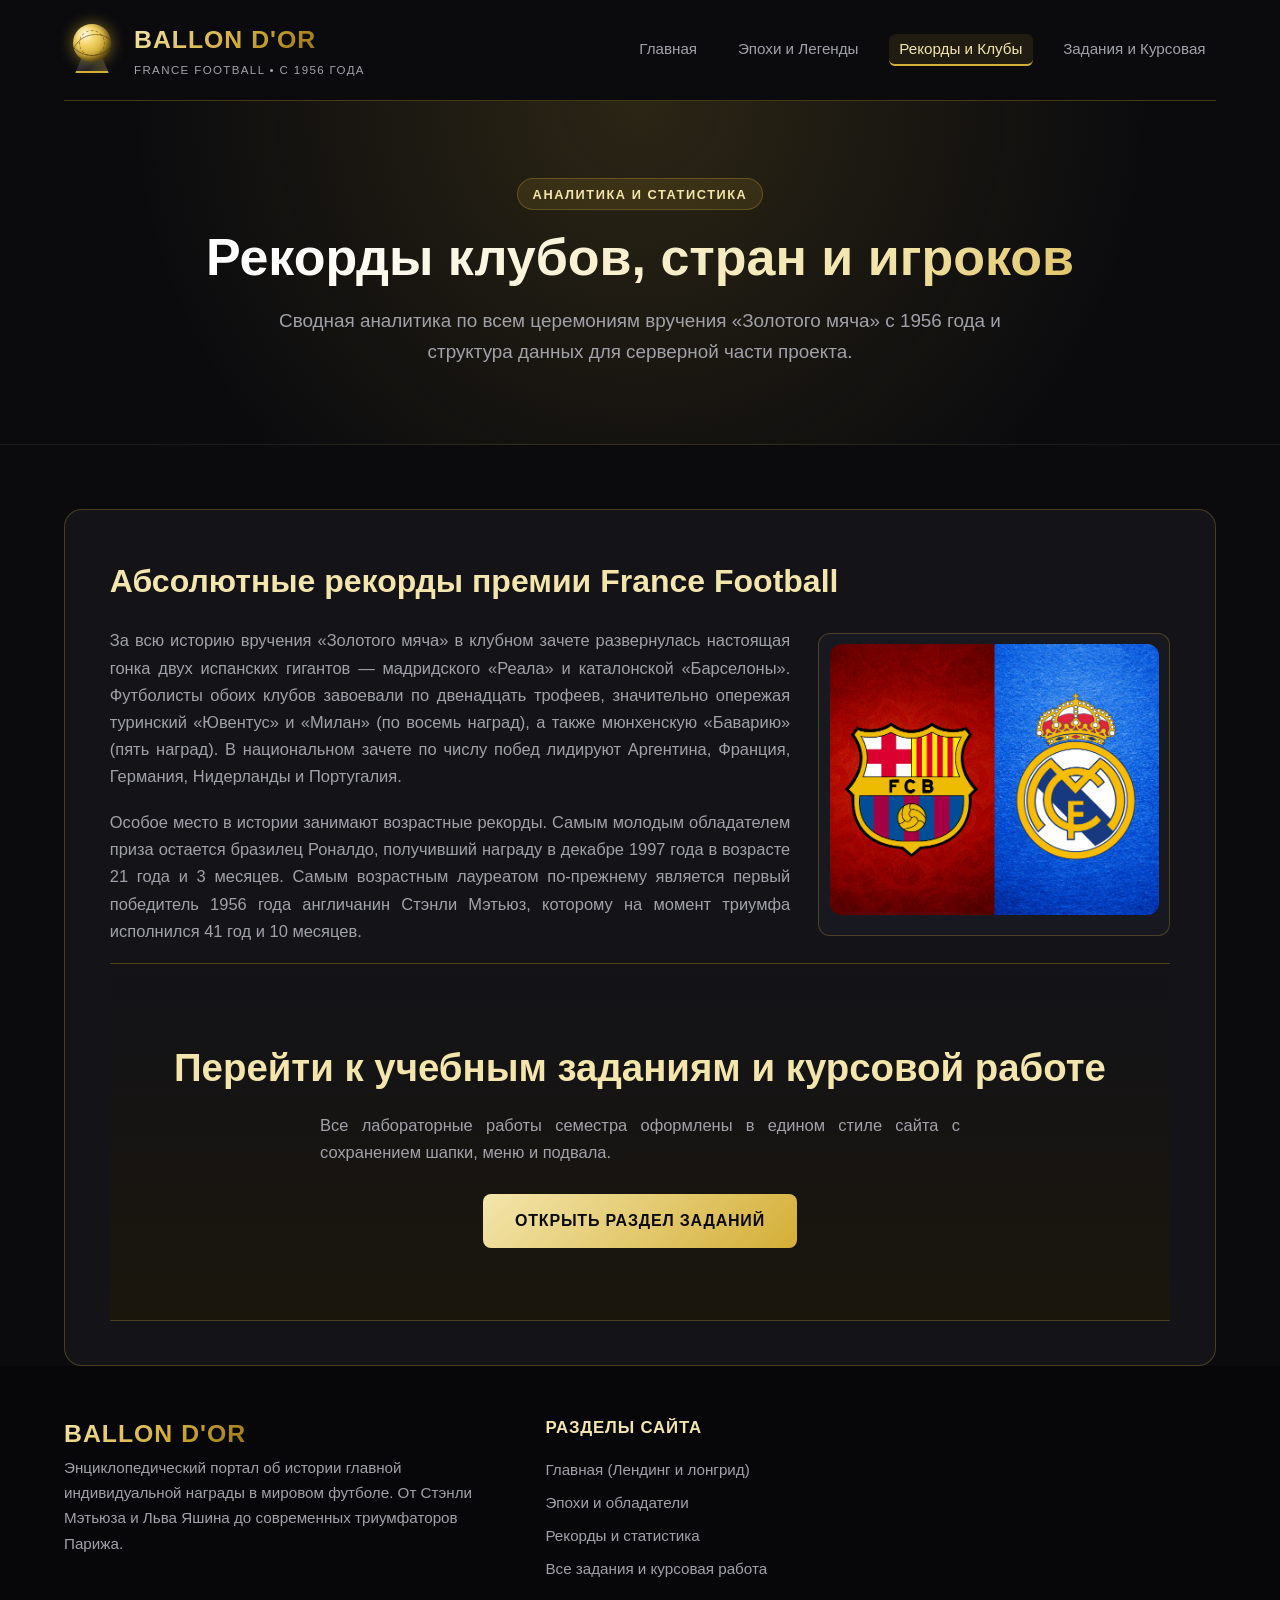
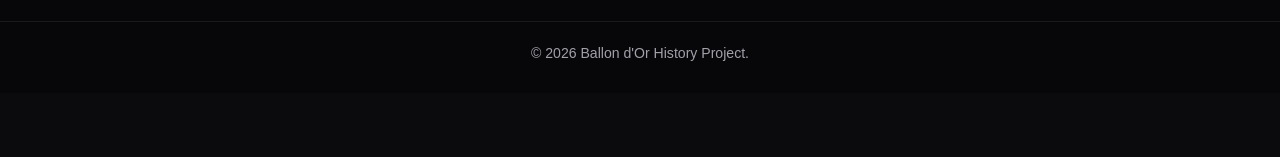
<file: records.html>
<!DOCTYPE html>
<html lang="ru">
<head>
    <meta charset="UTF-8">
    <meta name="viewport" content="width=device-width, initial-scale=1.0">
    <title>Рекорды и Клубы — Золотой мяч (Ballon d'Or)</title>
    <link rel="stylesheet" href="css/main.css">
</head>
<body>
   <div class="wrapper">
     <header class="container">
        <a href="index.html" class="brand-link">
            <div class="css-logo" title="Логотип Ballon d'Or на чистом CSS">
                <div class="css-logo__ball">
                    <span class="css-logo__seam"></span>
                </div>
                <div class="css-logo__pedestal"></div>
            </div>
            <div>
                <span class="logo">Ballon d'Or</span>
                <span class="logo-subtitle">France Football • С 1956 года</span>
            </div>
        </a>

        <button class="menu-toggle" aria-label="Открыть меню" aria-expanded="false">☰ Меню</button>

        <nav>
            <ul>
                <li><a href="index.html">Главная</a></li>
                <li><a href="epochs.html">Эпохи и Легенды</a></li>
                <li class="active"><a href="records.html">Рекорды и Клубы</a></li>
                <li><a href="labs.html">Задания и Курсовая</a></li>
                
            </ul>
        </nav>
    </header>

    <section class="destinations-hero">
        <div class="container">
            <span class="hero-badge">Аналитика и статистика</span>
            <h1>Рекорды клубов, стран и игроков</h1>
            <p>Сводная аналитика по всем церемониям вручения «Золотого мяча» с 1956 года и структура данных для серверной части проекта.</p>
        </div>
    </section>

    <section class="article-section">
        <div class="container">
            <article class="article-box clearfix">
                <h2>Абсолютные рекорды премии France Football</h2>

                <figure class="inline-article-figure">
                    <img src="img/real_barca.jpg" alt="Обладатель Золотого мяча в составе Барселоны">
                    <figcaption class="image-caption"></figcaption>
                </figure>

                <p>За всю историю вручения «Золотого мяча» в клубном зачете развернулась настоящая гонка двух испанских гигантов — мадридского «Реала» и каталонской «Барселоны». Футболисты обоих клубов завоевали по двенадцать трофеев, значительно опережая туринский «Ювентус» и «Милан» (по восемь наград), а также мюнхенскую «Баварию» (пять наград). В национальном зачете по числу побед лидируют Аргентина, Франция, Германия, Нидерланды и Португалия.</p>

                <p>Особое место в истории занимают возрастные рекорды. Самым молодым обладателем приза остается бразилец Роналдо, получивший награду в декабре 1997 года в возрасте 21 года и 3 месяцев. Самым возрастным лауреатом по-прежнему является первый победитель 1956 года англичанин Стэнли Мэтьюз, которому на момент триумфа исполнился 41 год и 10 месяцев.</p>

    <section class="destinations-cta">
        <div class="container">
            <h2>Перейти к учебным заданиям и курсовой работе</h2>
            <p>Все лабораторные работы семестра оформлены в едином стиле сайта с сохранением шапки, меню и подвала.</p>
            <a href="labs.html" class="cta-button">ОТКРЫТЬ РАЗДЕЛ ЗАДАНИЙ</a>
        </div>
    </section>
   </div>

   <footer>
    <div class="blocks container">
        <div>
            <span class="logo">Ballon d'Or</span>
            <p>Энциклопедический портал об истории главной индивидуальной награды в мировом футболе. От Стэнли Мэтьюза и Льва Яшина до современных триумфаторов Парижа.</p>
        </div>
        
        <div>
            <h4>Разделы сайта</h4>
            <ul>
                <li><a href="index.html">Главная (Лендинг и лонгрид)</a></li>
                <li><a href="epochs.html">Эпохи и обладатели</a></li>
                <li><a href="records.html">Рекорды и статистика</a></li>
                <li><a href="labs.html">Все задания и курсовая работа</a></li>
            </ul>
        </div>

    </div>

    <hr>
    <p>© 2026 Ballon d'Or History Project.</p>
   </footer>
   <script src="js/main.js"></script>
</body>
</html>
</file>
<file: css/main.css>
:root {
    --bg-primary: #0b0b0e;
    --bg-secondary: #131318;
    --bg-card: #181820;
    --bg-card-hover: #1f1f29;
    --gold-primary: #d4af37;
    --gold-light: #f3e5ab;
    --gold-dark: #997415;
    --text-main: #f4f4f6;
    --text-muted: #a1a1aa;
    --border-gold: rgba(212, 175, 55, 0.28);
    --container-max: 76rem;
    --radius-md: 0.75rem;
    --radius-lg: 1.125rem;
    --transition: 0.25s ease;
}

*, *::before, *::after {
    box-sizing: border-box;
    margin: 0;
    padding: 0;
}

html {
    font-size: 16px;
    scroll-behavior: smooth;
}

body {
    font-family: 'Segoe UI', Roboto, 'Helvetica Neue', Arial, sans-serif;
    background-color: var(--bg-primary);
    color: var(--text-main);
    line-height: 1.65;
    min-height: 100vh;
    display: flex;
    flex-direction: column;
}

.wrapper {
    flex: 1;
}

.container {
    width: 90%;
    max-width: var(--container-max);
    margin: 0 auto;
}

a {
    color: inherit;
    text-decoration: none;
    transition: color var(--transition);
}

ul {
    list-style: none;
}

img {
    max-width: 100%;
    height: auto;
    display: block;
}

header.container {
    display: flex;
    align-items: center;
    justify-content: space-between;
    padding: 1.25rem 0;
    border-bottom: 1px solid var(--border-gold);
    gap: 1.5rem;
    flex-wrap: wrap;
}

.brand-link {
    display: flex;
    align-items: center;
    gap: 0.875rem;
}

.logo {
    font-size: clamp(1.25rem, 2vw, 1.55rem);
    font-weight: 800;
    letter-spacing: 0.04em;
    text-transform: uppercase;
    background: linear-gradient(135deg, var(--gold-light) 0%, var(--gold-primary) 55%, var(--gold-dark) 100%);
    -webkit-background-clip: text;
    -webkit-text-fill-color: transparent;
}

.logo-subtitle {
    display: block;
    font-size: 0.72rem;
    color: var(--text-muted);
    letter-spacing: 0.12em;
    text-transform: uppercase;
}


.css-logo {
    position: relative;
    width: 3.5rem;   
    height: 3.5rem;
    flex-shrink: 0;
    display: flex;
    flex-direction: column;
    align-items: center;
    justify-content: flex-start;
    padding-top: 0.15rem;
}

.css-logo__ball {
    position: relative;
    width: 2.35rem;
    height: 2.35rem;
    border-radius: 50%;
    background: radial-gradient(circle at 32% 28%, #fffbe6 0%, #f5d76e 25%, #d4af37 58%, #7a5809 92%, #473203 100%);
    box-shadow: 0 0 0.9rem rgba(212, 175, 55, 0.55), inset -0.2rem -0.2rem 0.45rem rgba(0, 0, 0, 0.55);
    overflow: hidden;
    z-index: 2;
}

.css-logo__ball::before,
.css-logo__ball::after {
    content: "";
    position: absolute;
    border: 1.5px solid rgba(71, 50, 3, 0.55);
    border-radius: 50%;
    pointer-events: none;
}

.css-logo__ball::before {
    width: 140%;
    height: 140%;
    top: -55%;
    left: -20%;
}

.css-logo__ball::after {
    width: 130%;
    height: 130%;
    bottom: -55%;
    right: -25%;
}

.css-logo__seam {
    position: absolute;
    inset: 0.35rem;
    border: 1px dashed rgba(90, 62, 4, 0.5);
    border-radius: 50%;
    transform: rotate(-28deg);
}

/* Пиритовый постамент под мячом */
.css-logo__pedestal {
    width: 2.1rem;
    height: 0.9rem;
    margin-top: -0.2rem;
    background: linear-gradient(135deg, #3b3b48 0%, #1c1c24 50%, #524726 100%);
    clip-path: polygon(18% 0%, 82% 0%, 100% 100%, 0% 100%);
    border-bottom: 2px solid var(--gold-primary);
    z-index: 1;
}

/* Навигация */
header nav ul {
    display: flex;
    align-items: center;
    gap: 1.25rem;
    flex-wrap: wrap;
}

header nav ul li a {
    font-size: 0.95rem;
    font-weight: 500;
    color: var(--text-muted);
    padding: 0.4rem 0.65rem;
    border-radius: 0.4rem;
    transition: all var(--transition);
}

header nav ul li a:hover,
header nav ul li.active a {
    color: var(--gold-light);
    background-color: rgba(212, 175, 55, 0.1);
}

header nav ul li.active a {
    border-bottom: 2px solid var(--gold-primary);
}

header nav ul li.btn a {
    background: linear-gradient(135deg, var(--gold-primary), var(--gold-dark));
    color: #0b0b0e;
    font-weight: 700;
    padding: 0.5rem 1.1rem;
    border-radius: 0.5rem;
}

header nav ul li.btn a:hover {
    filter: brightness(1.12);
    transform: translateY(-1px);
}

/* Кнопка мобильного меню */
.menu-toggle {
    display: none;
    background: transparent;
    border: 1px solid var(--border-gold);
    color: var(--gold-primary);
    padding: 0.45rem 0.75rem;
    border-radius: 0.4rem;
    font-size: 1rem;
    cursor: pointer;
}

/* ==========================================================================
   HERO СЕКЦИЯ (.destinations-hero)
   ========================================================================== */
.destinations-hero {
    padding: clamp(3rem, 6vw, 5rem) 0;
    text-align: center;
    background: radial-gradient(circle at 50% 0%, rgba(212, 175, 55, 0.16) 0%, rgba(11, 11, 14, 0) 70%);
    border-bottom: 1px solid rgba(255, 255, 255, 0.06);
}

.hero-badge {
    display: inline-block;
    padding: 0.3rem 0.9rem;
    margin-bottom: 1rem;
    font-size: 0.8rem;
    font-weight: 600;
    text-transform: uppercase;
    letter-spacing: 0.12em;
    color: var(--gold-light);
    background: rgba(212, 175, 55, 0.12);
    border: 1px solid var(--border-gold);
    border-radius: 2rem;
}

.destinations-hero h1 {
    font-size: clamp(2rem, 4.2vw, 3.25rem);
    line-height: 1.2;
    margin-bottom: 1rem;
    background: linear-gradient(135deg, #ffffff 20%, var(--gold-light) 70%, var(--gold-primary) 100%);
    -webkit-background-clip: text;
    -webkit-text-fill-color: transparent;
}

.destinations-hero p {
    max-width: 46rem;
    margin: 0 auto;
    font-size: clamp(1rem, 1.5vw, 1.18rem);
    color: var(--text-muted);
}

/* ==========================================================================
   ЧЕРЕДУЮЩИЕСЯ СЕКЦИИ (.destination-item и .destination-flex)
   ========================================================================== */
.destination-item {
    padding: clamp(2.75rem, 5vw, 4.5rem) 0;
    border-bottom: 1px solid rgba(255, 255, 255, 0.05);
}

.destination-item.reverse {
    background-color: var(--bg-secondary);
}

.destination-flex {
    display: flex;
    align-items: center;
    justify-content: space-between;
    gap: clamp(2rem, 4vw, 3.75rem);
}

.destination-flex.reverse {
    flex-direction: row-reverse;
}

.destination-text {
    flex: 1 1 52%;
}

.destination-text h2 {
    font-size: clamp(1.55rem, 2.6vw, 2.2rem);
    color: var(--text-main);
    margin-bottom: 0.35rem;
}

.destination-subtitle {
    font-size: 1rem;
    font-weight: 600;
    color: var(--gold-primary);
    text-transform: uppercase;
    letter-spacing: 0.06em;
    margin-bottom: 1.15rem;
}

.destination-text p {
    color: var(--text-muted);
    margin-bottom: 1rem;
    font-size: 1.02rem;
    text-align: justify;
}

.read-more {
    display: inline-block;
    margin-top: 0.5rem;
    font-weight: 600;
    color: var(--gold-light);
    border-bottom: 1px solid var(--gold-primary);
    padding-bottom: 0.15rem;
}

.read-more:hover {
    color: #ffffff;
    border-bottom-color: #ffffff;
}

/* ==========================================================================
   БЛОКИ ПОД КАРТИНКИ (оформленные рамки под локальные img/...)
   ========================================================================== */
.destination-image {
    flex: 1 1 44%;
    background: var(--bg-card);
    border: 1px solid var(--border-gold);
    border-radius: var(--radius-lg);
    padding: 0.75rem;
    box-shadow: 0 1rem 2.25rem rgba(0, 0, 0, 0.45);
}

.destination-image img,
.inline-article-figure img,
.gallery-card img {
    width: 100%;
    min-height: 16rem;
    object-fit: cover;
    border-radius: var(--radius-md);
    background: linear-gradient(135deg, #1b1b24 0%, #25221a 100%);
    color: var(--gold-light);
    font-size: 0.9rem;
    display: flex;
    align-items: center;
    justify-content: center;
    text-align: center;
}

.image-caption {
    margin-top: 0.6rem;
    font-size: 0.85rem;
    color: var(--text-muted);
    text-align: center;
}

.image-caption code {
    color: var(--gold-light);
    background: rgba(212, 175, 55, 0.12);
    padding: 0.1rem 0.4rem;
    border-radius: 0.25rem;
}

/* ==========================================================================
   ЛОНГРИД С ИЗОБРАЖЕНИЯМИ ВНУТРИ ТЕКСТА (П. 3.1, 3.2, 3.3, 10 ТЗ)
   ========================================================================== */
.article-section {
    padding: clamp(2.5rem, 5vw, 4rem) 0;
}

.article-box {
    background: var(--bg-secondary);
    border: 1px solid var(--border-gold);
    border-radius: var(--radius-lg);
    padding: clamp(1.5rem, 3.5vw, 3rem);
}

.article-box h2 {
    font-size: clamp(1.5rem, 2.5vw, 2.1rem);
    color: var(--gold-light);
    margin-bottom: 1.25rem;
}

.article-box h3 {
    font-size: 1.35rem;
    color: var(--text-main);
    margin: 1.75rem 0 0.75rem;
}

.article-box p {
    color: var(--text-muted);
    margin-bottom: 1.15rem;
    font-size: 1.03rem;
    text-align: justify;
}

/* Картинка, встроенная непосредственно внутрь текстового фрагмента (обтекание) */
.inline-article-figure {
    float: right;
    width: min(100%, 22rem);
    margin: 0.35rem 0 1rem 1.75rem;
    background: var(--bg-card);
    border: 1px solid var(--border-gold);
    border-radius: var(--radius-md);
    padding: 0.65rem;
}

.inline-article-figure.float-left {
    float: left;
    margin: 0.35rem 1.75rem 1rem 0;
}

.clearfix::after {
    content: "";
    display: table;
    clear: both;
}

/* Сетка фотогалереи (для добора до 10+ изображений по п. 3.2) */
.gallery-section {
    padding: clamp(2.5rem, 5vw, 4rem) 0;
}

.section-header {
    text-align: center;
    margin-bottom: 2.25rem;
}

.section-header h2 {
    font-size: clamp(1.6rem, 2.8vw, 2.25rem);
    margin-bottom: 0.5rem;
}

.section-header p {
    color: var(--text-muted);
}

.gallery-grid {
    display: grid;
    grid-template-columns: repeat(auto-fit, minmax(16.5rem, 1fr));
    gap: 1.5rem;
}

.gallery-card {
    background: var(--bg-card);
    border: 1px solid var(--border-gold);
    border-radius: var(--radius-md);
    padding: 0.75rem;
    transition: transform var(--transition);
}

.gallery-card:hover {
    transform: translateY(-4px);
}

.gallery-card h3 {
    font-size: 1.08rem;
    margin: 0.75rem 0 0.3rem;
    color: var(--gold-light);
}

.gallery-card p {
    font-size: 0.9rem;
    color: var(--text-muted);
}

/* ==========================================================================
   ТАБЛИЦА СТАТИСТИКИ И КАРТОЧКИ ЗАДАНИЙ (ДЛЯ СТРАНИЦ LABS / STATS)
   ========================================================================== */
.stats-grid,
.labs-grid {
    display: grid;
    grid-template-columns: repeat(auto-fit, minmax(18rem, 1fr));
    gap: 1.5rem;
    margin: 2rem 0;
}

.lab-card {
    background: var(--bg-card);
    border: 1px solid var(--border-gold);
    border-radius: var(--radius-md);
    padding: 1.5rem;
    display: flex;
    flex-direction: column;
    justify-content: space-between;
    transition: background var(--transition), transform var(--transition);
}

.lab-card:hover {
    background: var(--bg-card-hover);
    transform: translateY(-3px);
}

.lab-tag {
    display: inline-block;
    align-self: flex-start;
    font-size: 0.75rem;
    font-weight: 700;
    text-transform: uppercase;
    color: #0b0b0e;
    background: var(--gold-primary);
    padding: 0.2rem 0.65rem;
    border-radius: 0.3rem;
    margin-bottom: 0.85rem;
}

.lab-card h3 {
    font-size: 1.25rem;
    margin-bottom: 0.6rem;
}

.lab-card p {
    color: var(--text-muted);
    font-size: 0.95rem;
    margin-bottom: 1.25rem;
}


/* ==========================================================================
   СЕКЦИЯ CTA (.destinations-cta)
   ========================================================================== */
.destinations-cta {
    padding: clamp(3rem, 6vw, 4.5rem) 0;
    text-align: center;
    background: linear-gradient(180deg, var(--bg-secondary) 0%, #1a160c 100%);
    border-top: 1px solid var(--border-gold);
    border-bottom: 1px solid var(--border-gold);
}

.destinations-cta h2 {
    font-size: clamp(1.65rem, 3vw, 2.4rem);
    margin-bottom: 0.75rem;
}

.destinations-cta p {
    max-width: 40rem;
    margin: 0 auto 1.75rem;
    color: var(--text-muted);
}

.cta-button {
    display: inline-block;
    background: linear-gradient(135deg, var(--gold-light), var(--gold-primary));
    color: #0b0b0e;
    font-weight: 800;
    letter-spacing: 0.05em;
    padding: 0.85rem 2rem;
    border-radius: 0.5rem;
    text-transform: uppercase;
    transition: transform var(--transition), box-shadow var(--transition);
}

.cta-button:hover {
    transform: translateY(-2px);
    box-shadow: 0 0.5rem 1.5rem rgba(212, 175, 55, 0.4);
}

/* ==========================================================================
   ПОДВАЛ (FOOTER) — полностью повторяет структуру примера
   ========================================================================== */
footer {
    background-color: #070709;
    padding: 3rem 0 1.75rem;
    color: var(--text-muted);
    font-size: 0.95rem;
}

footer .blocks.container {
    display: grid;
    grid-template-columns: 1.4fr 1fr 1fr;
    gap: 2.5rem;
    margin-bottom: 2rem;
}

footer h4 {
    color: var(--gold-light);
    font-size: 1.05rem;
    margin-bottom: 0.9rem;
    text-transform: uppercase;
    letter-spacing: 0.05em;
}

footer ul li {
    margin-bottom: 0.5rem;
}

footer ul li a:hover {
    color: var(--gold-primary);
}

footer hr {
    border: none;
    border-top: 1px solid rgba(255, 255, 255, 0.08);
    margin-bottom: 1.25rem;
}

footer > p {
    text-align: center;
    font-size: 0.88rem;
    color: var(--text-muted);
}

/* ==========================================================================
   АДАПТИВНОСТЬ ПОД РАЗНЫЕ УСТРОЙСТВА (ДЕСКТОП, ПЛАНШЕТ, СМАРТФОН)
   ========================================================================== */
@media (max-width: 56rem) {
    .destination-flex,
    .destination-flex.reverse {
        flex-direction: column;
    }

    .destination-image {
        width: 100%;
    }

    .inline-article-figure,
    .inline-article-figure.float-left {
        float: none;
        width: 100%;
        margin: 1rem 0;
    }

    footer .blocks.container {
        grid-template-columns: 1fr;
        gap: 1.75rem;
    }
}

@media (max-width: 44rem) {
    .menu-toggle {
        display: block;
    }

    header nav {
        width: 100%;
        display: none;
    }

    header nav.open {
        display: block;
    }

    header nav ul {
        flex-direction: column;
        align-items: stretch;
        padding-top: 0.75rem;
        gap: 0.5rem;
    }

    header nav ul li a {
        display: block;
        text-align: center;
    }
}
</file>
<file: labs/lab1/pic.css>
body {
  margin: 0;
  font-family: Arial, Helvetica, sans-serif;
  background: #f4f6f8;
  color: #333;
}


.drawing {
  position: relative;
  width: 200px;          /* базовый размер */
  height: 200px;
  box-shadow: 0 2px 10px rgba(0, 0, 0, 0.35);
}

/* стена */
.drawing__wall {
  position: absolute;
  top: 0;
  left: 0;
  width: 100%;
  height: 100%;
  background: #a6b58e;
  overflow: hidden;
}

/* ---------- оконная рама ---------- */

.wall__picture {
  position: absolute;
  left: 40px;
  top: 12px;
  width: 120px;
  height: 102px;
  z-index: 1;
}

/* рамка окна */
.picture__lace {
  position: absolute;
  top: -5px;
  left: -5px;
  right: -5px;
  bottom: -5px;
  background-image:
    radial-gradient(circle at 50% 100%, #ffffff 4px, transparent 4.5px),  /* верх */
    radial-gradient(circle at 50% 0%,   #ffffff 4px, transparent 4.5px),  /* низ  */
    radial-gradient(circle at 100% 50%, #ffffff 4px, transparent 4.5px),  /* лево */
    radial-gradient(circle at 0% 50%,   #ffffff 4px, transparent 4.5px);  /* право */
  background-size: 10px 5px, 10px 5px, 5px 10px, 5px 10px;
  background-position: 0 0, 0 100%, 0 0, 100% 0;
  background-repeat: repeat-x, repeat-x, repeat-y, repeat-y;
}

/* белая рамка */
.picture__frame {
  position: absolute;
  top: 0;
  left: 0;
  width: 100%;
  height: 100%;
  background: #ffffff;
}

/* синее полотно со свечением в центре */
.picture__canvas {
  position: absolute;
  top: 7px;
  left: 7px;
  right: 7px;
  bottom: 7px;
  overflow: hidden;
  background: radial-gradient(circle at 50% 45%,
              #ffffff 0%, #dce8fa 22%, #8fb0e8 55%, #5578cc 85%, #3f5eb8 100%);
}

/* солнце в правом верхнем углу */
.canvas__sun {
  position: absolute;
  top: 5px;
  right: 5px;
  width: 26px;
  height: 26px;
  border-radius: 50%;
  background: radial-gradient(circle at 40% 35%,
              #fffce0 0%, #fbeda0 45%, #f5d860 100%);
}

/* ---------- чайник ---------- */

.canvas__teapot {
  position: absolute;
  left: 16px;
  top: 48px;
  width: 74px;
  height: 56px;
  z-index: 1;
}

/* носик чайника */
.teapot__spout {
  position: absolute;
  left: 0;
  top: 20px;
  width: 16px;
  height: 18px;
  clip-path: polygon(0 15%, 100% 40%, 100% 90%, 0 60%);
  background: linear-gradient(200deg, #e87ea0 0%, #c22c62 100%);
  z-index: 1;
}

/* ручка */
.teapot__handle {
  position: absolute;
  left: 50px;
  top: 18px;
  width: 20px;
  height: 24px;
  box-sizing: border-box;
  border: 3px solid #c22c62;
  border-left: none;
  border-radius: 0 14px 14px 0;
  z-index: 1;
  transform: rotate(-15deg);
}

/* крышка и шарик */
.teapot__lid {
  position: absolute;
  left: 26px;
  top: 8px;
  width: 22px;
  height: 12px;
  border-radius: 11px 11px 0 0;
  background: radial-gradient(circle at 50% 100%,
              #d13c6e 0%, #e86a92 60%, #f8b8c8 100%);
  z-index: 2;
}

.teapot__knob {
  position: absolute;
  left: 33px;
  top: 3px;
  width: 8px;
  height: 8px;
  border-radius: 50%;
  background: radial-gradient(circle at 35% 30%, #f8b8c8 0%, #c22c62 100%);
  z-index: 2;
}

/* корпус */
.teapot__body {
  position: absolute;
  left: 14px;
  top: 16px;
  width: 46px;
  height: 36px;
  border-radius: 50%;
  background: radial-gradient(circle at 35% 30%,
              #fbc6d4 0%, #ec7ba0 40%, #d64472 70%, #a81f52 100%);
  z-index: 3;
}

/* ---------- стол ---------- */

.wall__table {
  position: absolute;
  left: 62px;
  top: 107px;
  width: 76px;
  height: 76px;
  z-index: 2;
}

.table__top {
  position: absolute;
  top: 0;
  left: 0;
  width: 76px;
  height: 10px;
  border-radius: 2px;
  background: linear-gradient(180deg, #e2a054 0%, #b5651d 100%);
}

/* ножка-пьедестал */
.table__leg {
  position: absolute;
  left: 20px;
  top: 10px;
  width: 34px;
  height: 70px;
  clip-path: polygon(32% 0, 68% 0, 60% 45%, 100% 100%, 0 100%, 40% 45%);
  background: linear-gradient(90deg,
              #a55a1a 0%, #d78b3c 45%, #e2a054 55%, #a55a1a 100%);
}

/* ---------- стулья ---------- */

.wall__chair {
  position: absolute;
  top: 96px;
  width: 40px;
  height: 90px;
  z-index: 2;
}

.chair--left  { left: 12px;  }
.chair--right { left: 148px; }

/* спинка-дуга */
.chair__back {
  position: absolute;
  top: 0;
  width: 26px;
  height: 90px;
  border: 0 solid #c97c2e;
  border-radius: 50%;
  transform: rotate(180deg);
}

.chair--left  .chair__back { left: -25px;    border-left-width: 6px;  }
.chair--right .chair__back { left: 35px; border-right-width: 6px; }

/* сиденье с тремя точками */
.chair__seat {
  position: absolute;
  top: 36px;
  width: 34px;
  height: 8px;
  background-color: #c97c2e;
  background-image:
    radial-gradient(circle at 20% 50%, #5a2d0c 1.8px, transparent 2.2px),
    radial-gradient(circle at 50% 50%, #5a2d0c 1.8px, transparent 2.2px),
    radial-gradient(circle at 80% 50%, #5a2d0c 1.8px, transparent 2.2px);
}

.chair--left  .chair__seat { left: 4px; }
.chair--right .chair__seat { left: 2px; }

/* передняя ножка */
.chair__leg {
  position: absolute;
  top: 44px;
  width: 7px;
  height: 46px;
  background: #c97c2e;
}

.chair--left  .chair__leg { left: 31px; }
.chair--right .chair__leg { left: 2px;  }
</file>
<file: labs/lab2/style.css>
* {
  box-sizing: border-box;
  margin: 0;
  padding: 0;
}

body {
  display: flex;
  flex-direction: column; 
  justify-content: space-between;
  align-items: center;
  min-height: 100vh;
  gap: 25px;              
  background-color: #eef2f5;
  font-family: 'Segoe UI', Tahoma, Geneva, Verdana, sans-serif;
}
.copy {
  display: flex;
  flex-direction: row;
  

}

.content__title {
  font-size: 18px;
  font-weight: 600;
  color: #333333;
  text-align: center;
}


.banner {
  position: relative;
  width: 200px;
  height: 200px;
  border-radius: 12px;
  overflow: hidden;
  cursor: pointer;
  user-select: none;
  box-shadow: 0 8px 20px rgba(0, 0, 0, 0.15);

  background: linear-gradient(180deg, #ffffff 0%, #ffffff 30%, #c4f0fb 70%, #5ec7e6 100%);

  display: flex;
  flex-direction: column;
  justify-content: space-between;
  transition: transform 0.2s ease;
}

.top-bar {
  display: flex;
  justify-content: space-between;
  align-items: flex-start;
  padding: 10px 10px 0 10px;
  height: 50px;
  z-index: 5;
}

.title {
  font-size: 14px;
  font-weight: 600;
  color: #222;
  opacity: 0;
  transition: opacity 0.3s ease;
  line-height: 1.2;
  max-width: 130px;
}

.star {
  width: 42px;
  height: 42px;
  background: url('var1/zvezda.png') no-repeat center/contain;
  opacity: 0;
  transform: scale(0.6);
  transition: opacity 0.3s ease, transform 0.3s ease;
}

.character-wrap {
  flex: 1;
  display: flex;
  justify-content: center;
  align-items: flex-end;
  position: relative;
}

.man {
  width: 170px;
  height: 155px;
  background-repeat: no-repeat;
  background-position: center bottom;
  background-size: contain;
  background-image: url('var1/man1.png'); 
}


.brush-track {
  position: absolute;
  top: 25px;
  left: 0;
  width: 100%;
  height: 60px;
  pointer-events: none;
  opacity: 0;
  z-index: 6;
}

.curve-line {
  position: absolute;
  top: 15px;
  left: 0;
  width: 100%;
  height: 25px;
}

.curve-line path {
  stroke: #d32f2f;
  stroke-width: 3.5;
  fill: none;
  stroke-linecap: round;
  stroke-linejoin: round;
  stroke-dasharray: 260;
  stroke-dashoffset: 260;
}

.brush {
  position: absolute;
  width: 34px;
  height: 34px;
  background: url('var1/brush.png') no-repeat center/contain;
  top: 0;
  left: -10px;
  transform-origin: bottom right;
}


.banner:hover .title {
  opacity: 1;
}

.banner:hover .star {
  opacity: 1;
  transform: scale(1);
}

.banner:hover .man {
  animation: walkCycle 0.65s infinite steps(1);
}

.star:hover {
  animation: crazySpin 0.9s infinite ease-in-out !important;
}


.banner:active {
  animation: flexPulse 0.8s infinite alternate ease-in-out;
}

.banner:active .star {
  opacity: 0 !important;
  animation: none !important;
}

.banner:active .title {
  opacity: 0;
}

.active-title {
  position: absolute;
  top: 8px;
  left: 20px;
  right: 20px;
  text-align: center;
  font-size: 15px;
  font-weight: 700;
  color: #111;
  opacity: 0;
  z-index: 10;
  pointer-events: none;
}

.banner:active .active-title {
  opacity: 1;
}

.banner:active .brush-track {
  opacity: 1;
}

.banner:active .curve-line path {
  animation: drawLine 1.4s infinite linear;
}

.banner:active .brush {
  animation: brushMove 1.4s infinite linear;
}


@keyframes walkCycle {
  0%   { background-image: url('var1/man1.png'); }
  33%  { background-image: url('var1/man2.png'); }
  66%  { background-image: url('var1/man3.png'); }
  100% { background-image: url('var1/man1.png'); }
}


@keyframes crazySpin {
  0% {
    transform: rotate(0deg) translate(0, 0) scale(1);
  }
  25% {
    transform: rotate(90deg) translate(-4px, 3px) scale(1.15);
  }
  50% {
    transform: rotate(180deg) translate(3px, -4px) scale(0.9);
  }
  75% {
    transform: rotate(270deg) translate(-3px, -2px) scale(1.1);
  }
  100% {
    transform: rotate(360deg) translate(0, 0) scale(1);
  }
}


@keyframes flexPulse {
  0% {
    transform: scale(0.97);
  }
  100% {
    transform: scale(1.04);
  }
}

@keyframes brushMove {
  0% {
    left: -10px;
    top: 8px;
    transform: rotate(-15deg);
  }
  25% {
    top: -6px;
    transform: rotate(10deg);
  }
  50% {
    top: 14px;
    transform: rotate(-20deg);
  }
  75% {
    top: -4px;
    transform: rotate(15deg);
  }
  100% {
    left: 175px;
    top: 6px;
    transform: rotate(0deg);
  }
}

@keyframes drawLine {
  0% {
    stroke-dashoffset: 260;
  }
  100% {
    stroke-dashoffset: 0;
  }
}
</file>
<file: labs/lab3/style.css>
* {
  box-sizing: border-box;
  margin: 0;
  padding: 0;
}

html {
  font-size: 16px;
}

body {
  font-family: "Georgia", "Times New Roman", serif;
  background-color: #1f1f1f;
  min-height: 100vh;
  display: flex;
  justify-content: center;
  align-items: center;
  padding: 1.5rem;
}

.test-wrapper {
  background-color: #f7e7b4;
  width: 90vw;
  max-width: 68.75rem;
  min-height: 40rem;
  border-radius: 0.25rem;
  box-shadow: 0 0.625rem 1.875rem rgba(0, 0, 0, 0.4);
  padding: 2.5rem 3rem;
  display: flex;
  flex-direction: column;
  position: relative;
  overflow: hidden;
}

.test-header {
  display: flex;
  align-items: center;
  gap: 1.25rem;
  margin-bottom: 1.5rem;
}

.title-badge {
  background-color: #8c8369;
  color: #272115;
  font-size: 1.5rem;
  font-weight: bold;
  padding: 0.25rem 1.125rem;
  border-radius: 0.125rem;
  letter-spacing: 0.03rem;
}

.status-title {
  font-size: 1.375rem;
  font-weight: bold;
  color: #8c3b23;
  animation: fadeIn 0.4s ease-in forwards;
}

.questions-list {
  display: flex;
  flex-direction: column;
  gap: 0.875rem;
  margin-bottom: 1.875rem;
}

.question-card {
  background-color: #fdf5d3;
  padding: 0.75rem 1.25rem;
  border-radius: 0.2rem;
  display: flex;
  align-items: center;
  justify-content: space-between;
  box-shadow: 0 0.125rem 0.3125rem rgba(0, 0, 0, 0.05);
  font-size: 1.1875rem;
  color: #2c2416;
  transition: background-color 0.25s ease; 
}

.question-card.reviewable {
  cursor: pointer;
}

.question-card.reviewable:hover {
  background-color: #faecc0; 
}

.marker {
  font-size: 1.5rem;
  font-weight: bold;
  line-height: 1;
  margin-left: 1rem;
  user-select: none;
}

.marker.correct {
  color: #1eb32a;
}

.marker.wrong {
  color: #dc2626;
}


.answers-area {
  display: flex;
  flex-direction: row;
  justify-content: center;
  align-items: stretch;
  flex-wrap: wrap;
  gap: 1.125rem;
  min-height: 10.625rem;
  margin-top: 0.625rem;
}

.answer-card {
  background-color: #fff8dc;
  color: #2e2617;
  padding: 1rem 1.25rem; 
  border-radius: 0.25rem;
  font-size: 1rem;
  line-height: 1.4;
  flex: 1 1 12.5rem;
  max-width: 20rem;
  border: 0.1875rem solid rgba(140, 131, 105, 0.3);
  cursor: pointer;
  user-select: none;
  display: flex;
  flex-direction: column;
  justify-content: center;
  align-items: center;
  text-align: center;
  position: relative;
  transition: border-color 0.2s ease, transform 0.2s ease, opacity 0.3s ease;
}

.answer-card:hover:not(.disabled) {
  border-color: #6b6045;
}


.answer-card:active:not(.disabled),
.answer-card.clicked {
  transform: scale(1.06);
}

.answer-card.revealed-correct {
  transform: scale(1.12);
  background-color: #fffef0;
  border-color: #2e7d32;
  box-shadow: 0 0.5rem 1.25rem rgba(0, 0, 0, 0.12);
  z-index: 5;
}

.explanation {
  margin-top: 0.625rem;
  font-size: 0.875rem;
  color: #3b3322;
  font-style: italic;
  animation: fadeIn 0.3s ease forwards;
}

.answer-card.disabled {
  cursor: default;
  pointer-events: none;
}

.answer-card.fly-right {
  transform: translateX(120vw) !important;
  opacity: 0;
  transition: transform 0.75s cubic-bezier(0.4, 0, 0.2, 1), opacity 0.75s ease;
}

.review-modal-box {
  background-color: #ffffff;
  border: 0.125rem solid #8c8369;
  border-radius: 0.25rem;
  padding: 1.25rem;
  max-width: 37.5rem;
  margin: 0.625rem auto;
  box-shadow: 0 0.375rem 1.125rem rgba(0, 0, 0, 0.15);
  animation: fadeIn 0.3s ease forwards;
}

.review-modal-box h4 {
  color: #1b5e20;
  margin-bottom: 0.5rem;
}

.result-box {
  margin-top: 1.5rem;
  padding: 1.125rem;
  background-color: #eedca4;
  border-radius: 0.25rem;
  border-left: 0.375rem solid #8c8369;
  font-size: 1.25rem;
  font-weight: bold;
  color: #272115;
  text-align: center;
  animation: fadeIn 0.5s ease forwards;
}

.hidden {
  display: none !important;
}

@keyframes fadeIn {
  from { opacity: 0; transform: translateY(0.375rem); }
  to { opacity: 1; transform: translateY(0); }
}
</file>
